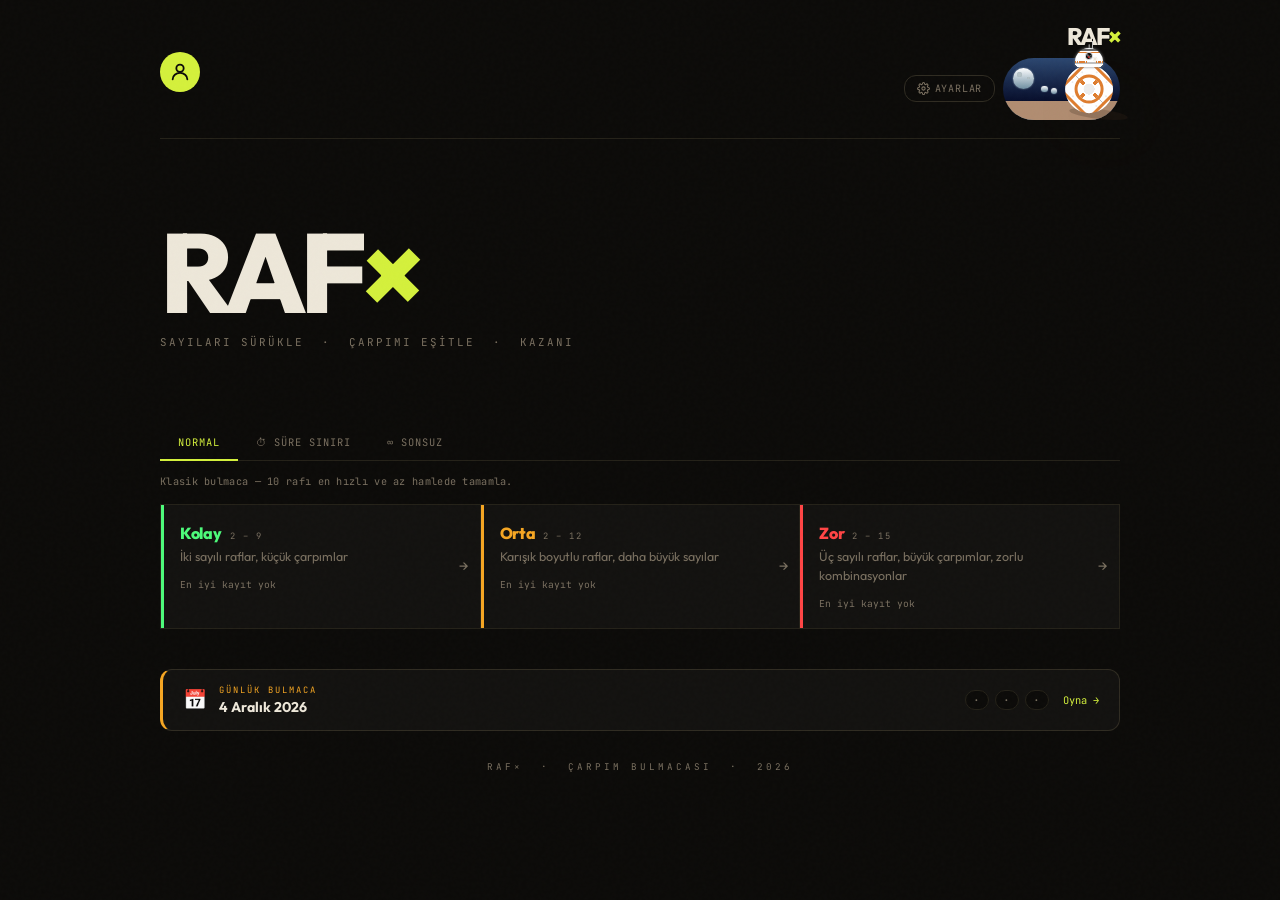
<file: index.html>
<!DOCTYPE html>
<html lang="tr" data-theme="dark">
<head>
<meta charset="UTF-8">
<meta name="viewport" content="width=device-width, initial-scale=1.0">
<title>RAF× — Çarpım Bulmacası</title>
<link rel="stylesheet" href="css/style.css">
<link rel="manifest" href="manifest.json">
<meta name="theme-color" content="#d4f03c">
<meta name="apple-mobile-web-app-capable" content="yes">
<meta name="apple-mobile-web-app-title" content="RAF×">
<link rel="apple-touch-icon" href="icons/icon.svg">
<script src="js/storage.js" defer></script>
<script src="js/stats.js" defer></script>
<script src="js/theme.js" defer></script>
</head>
<body>

<div class="landing">

  <!-- ── Navigasyon ── -->
  <nav class="site-nav">

    <!-- Sol: Profil İkonu -->
    <button class="nav-profile-icon-btn" id="nav-profile-icon-btn" title="Profil" onclick="openProfileModal()">
      <svg viewBox="0 0 24 24" fill="none" stroke="currentColor" stroke-width="2" stroke-linecap="round" stroke-linejoin="round" width="22" height="22">
        <circle cx="12" cy="8" r="4"/><path d="M4 20c0-4 3.6-7 8-7s8 3 8 7"/>
      </svg>
    </button>

    <!-- Sağ: Brand + Kontroller -->
    <div class="nav-right">
      <div class="nav-brand">RAF<span class="x">×</span></div>
      <div class="nav-controls">
        <a href="settings.html" class="nav-btn" title="Ayarlar">
          <svg viewBox="0 0 24 24" fill="none" stroke="currentColor" stroke-width="2" stroke-linecap="round" stroke-linejoin="round">
            <circle cx="12" cy="12" r="3"/><path d="M19.4 15a1.65 1.65 0 0 0 .33 1.82l.06.06a2 2 0 0 1-2.83 2.83l-.06-.06a1.65 1.65 0 0 0-1.82-.33 1.65 1.65 0 0 0-1 1.51V21a2 2 0 0 1-4 0v-.09A1.65 1.65 0 0 0 9 19.4a1.65 1.65 0 0 0-1.82.33l-.06.06a2 2 0 0 1-2.83-2.83l.06-.06A1.65 1.65 0 0 0 4.68 15a1.65 1.65 0 0 0-1.51-1H3a2 2 0 0 1 0-4h.09A1.65 1.65 0 0 0 4.6 9a1.65 1.65 0 0 0-.33-1.82l-.06-.06a2 2 0 0 1 2.83-2.83l.06.06A1.65 1.65 0 0 0 9 4.68a1.65 1.65 0 0 0 1-1.51V3a2 2 0 0 1 4 0v.09a1.65 1.65 0 0 0 1 1.51 1.65 1.65 0 0 0 1.82-.33l.06-.06a2 2 0 0 1 2.83 2.83l-.06.06A1.65 1.65 0 0 0 19.4 9a1.65 1.65 0 0 0 1.51 1H21a2 2 0 0 1 0 4h-.09a1.65 1.65 0 0 0-1.51 1z"/>
          </svg>
          Ayarlar
        </a>
        <label class="bb8-toggle">
          <input class="bb8-toggle__checkbox" type="checkbox" id="theme-toggle">
          <div class="bb8-toggle__container">
            <div class="bb8-toggle__scenery">
              <div class="bb8-toggle__cloud"></div><div class="bb8-toggle__cloud"></div><div class="bb8-toggle__cloud"></div>
              <div class="tatto-1"></div><div class="tatto-2"></div><div class="gomrassen"></div>
              <div class="hermes"></div><div class="chenini"></div>
              <div class="bb8-toggle__star"></div><div class="bb8-toggle__star"></div><div class="bb8-toggle__star"></div>
              <div class="bb8-toggle__star"></div><div class="bb8-toggle__star"></div><div class="bb8-toggle__star"></div>
              <div class="bb8-toggle__star"></div>
            </div>
            <div class="bb8">
              <div class="bb8__head-container">
                <div class="bb8__antenna"></div><div class="bb8__antenna"></div><div class="bb8__head"></div>
              </div>
              <div class="bb8__body"><div class="artificial__hidden"></div></div>
            </div>
            <div class="bb8__shadow"></div>
          </div>
        </label>
      </div>
    </div>

  </nav>

  <!-- ── Hero ── -->
  <section class="hero">
    <div class="hero-logo">RAF<span class="x">×</span></div>
    <p class="hero-tagline">Sayıları sürükle &nbsp;·&nbsp; Çarpımı eşitle &nbsp;·&nbsp; Kazanı</p>
    <div class="hero-badges" id="hero-badges"><!-- JS --></div>
  </section>

  <!-- ── Oyna: Mod + Zorluk ── -->
  <section class="play-section">

    <!-- Mod sekmeleri -->
    <div class="mode-tabs" role="tablist">
      <button class="mode-tab active" data-mode="normal" onclick="selectMode('normal')" role="tab">
        Normal
      </button>
      <button class="mode-tab" data-mode="timed" onclick="selectMode('timed')" role="tab">
        ⏱ Süre Sınırı
      </button>
      <button class="mode-tab" data-mode="endless" onclick="selectMode('endless')" role="tab">
        ∞ Sonsuz
      </button>
    </div>

    <p class="mode-hint" id="mode-hint">Klasik bulmaca — 10 rafı en hızlı ve az hamlede tamamla.</p>

    <!-- Zorluk kartları -->
    <div class="diff-cards">

      <a href="game.html?d=easy&m=normal" class="diff-card easy">
        <div class="diff-card-stripe"></div>
        <div class="diff-card-body">
          <div class="diff-card-top">
            <span class="diff-card-name">Kolay</span>
            <span class="diff-card-tag">2 – 9</span>
          </div>
          <p class="diff-card-desc">İki sayılı raflar, küçük çarpımlar</p>
          <div class="diff-card-record" id="rec-easy">En iyi kayıt yok</div>
        </div>
        <div class="diff-card-arrow">→</div>
      </a>

      <a href="game.html?d=medium&m=normal" class="diff-card medium">
        <div class="diff-card-stripe"></div>
        <div class="diff-card-body">
          <div class="diff-card-top">
            <span class="diff-card-name">Orta</span>
            <span class="diff-card-tag">2 – 12</span>
          </div>
          <p class="diff-card-desc">Karışık boyutlu raflar, daha büyük sayılar</p>
          <div class="diff-card-record" id="rec-medium">En iyi kayıt yok</div>
        </div>
        <div class="diff-card-arrow">→</div>
      </a>

      <a href="game.html?d=hard&m=normal" class="diff-card hard">
        <div class="diff-card-stripe"></div>
        <div class="diff-card-body">
          <div class="diff-card-top">
            <span class="diff-card-name">Zor</span>
            <span class="diff-card-tag">2 – 15</span>
          </div>
          <p class="diff-card-desc">Üç sayılı raflar, büyük çarpımlar, zorlu kombinasyonlar</p>
          <div class="diff-card-record" id="rec-hard">En iyi kayıt yok</div>
        </div>
        <div class="diff-card-arrow">→</div>
      </a>

    </div>
  </section>

  <!-- ── Günlük Bulmaca ── -->
  <div class="daily-row" id="daily-row" onclick="openDailyModal()">
    <div class="daily-row-left">
      <span class="daily-row-icon">📅</span>
      <div class="daily-row-meta">
        <span class="daily-row-label">Günlük Bulmaca</span>
        <span class="daily-row-date" id="daily-date"></span>
      </div>
    </div>
    <div class="daily-row-right">
      <div class="daily-row-dots" id="daily-row-dots"><!-- JS --></div>
      <span class="daily-row-cta">Oyna →</span>
    </div>
  </div>

  <!-- Günlük Bulmaca Modalı -->
  <div id="daily-modal" onclick="if(event.target===this)closeDailyModal()">
    <div class="daily-modal-card">
      <div class="daily-modal-header">
        <div class="daily-modal-title">📅 Günlük Bulmaca</div>
        <button class="daily-modal-close" onclick="closeDailyModal()">✕</button>
      </div>
      <div class="daily-modal-date" id="daily-modal-date"></div>
      <div class="daily-modal-diffs" id="daily-modal-diffs"><!-- JS --></div>
    </div>
  </div>

  <footer class="landing-footer">
    RAF× &nbsp;·&nbsp; Çarpım Bulmacası &nbsp;·&nbsp; 2026
  </footer>

</div><!-- /landing -->

<!-- ── Profil Modali (mobil) ── -->
<div id="profile-modal" onclick="if(event.target===this)closeProfileModal()">
  <div class="profile-modal-card">
    <div class="profile-modal-header">
      <div class="profile-modal-avatar">◈</div>
      <div class="profile-modal-title">Profil</div>
      <button class="profile-modal-stats-btn" onclick="closeProfileModal(); openStats()">İstatistikler →</button>
      <button class="profile-modal-close" onclick="closeProfileModal()">✕</button>
    </div>
    <div id="profile-modal-body"></div>
  </div>
</div>

<!-- ── İstatistik Modali ── -->
<div id="stats-modal" onclick="if(event.target===this)closeStats()">
  <div class="stats-card">
    <div class="stats-header">
      <div class="stats-title">İstatistikler</div>
      <button class="stats-close" onclick="closeStats()">✕</button>
    </div>
    <div id="stats-modal-body"></div>
  </div>
</div>

<script>
/* ════ MOD SEÇİMİ ════ */
let selectedMode = 'normal';

const MODE_HINTS = {
  normal:  'Klasik bulmaca — 10 rafı en hızlı ve az hamlede tamamla.',
  timed:   'Geri sayım başlar — süre dolmadan tüm rafları tamamla.',
  endless: 'Raflar tamamlandıkça yenisi gelir — ne kadar sürer?',
};

function selectMode(mode) {
  selectedMode = mode;
  document.querySelectorAll('.mode-tab').forEach(t =>
    t.classList.toggle('active', t.dataset.mode === mode)
  );
  const hint = document.getElementById('mode-hint');
  if (hint) hint.textContent = MODE_HINTS[mode];
  updateDiffLinks();
}

function updateDiffLinks() {
  ['easy', 'medium', 'hard'].forEach(d => {
    const card = document.querySelector(`.diff-card.${d}`);
    if (card) card.href = `game.html?d=${d}&m=${selectedMode}`;
  });
}

/* ════ GÜNLÜK BULMACA ════ */
const DAILY_DIFFS = [
  { key: 'easy',   label: 'Kolay' },
  { key: 'medium', label: 'Orta'  },
  { key: 'hard',   label: 'Zor'   },
];

function buildDailyRow() {
  const today = new Date();
  const dateStr = today.toLocaleDateString('tr-TR', { day: 'numeric', month: 'long', year: 'numeric' });
  const dateEl = document.getElementById('daily-date');
  if (dateEl) dateEl.textContent = dateStr;

  // Üç zorluk için tamamlanma noktaları
  const dots = document.getElementById('daily-row-dots');
  if (dots) {
    dots.innerHTML = DAILY_DIFFS.map(({ key }) => {
      const result = getDailyResult(key);
      const played = !!result;
      const stars  = played ? result.stars : 0;
      return `<span class="daily-dot ${key}${played ? ' played' : ''}" title="${{easy:'Kolay',medium:'Orta',hard:'Zor'}[key]}">${played ? '★'.repeat(stars) + '<span class="daily-dot-empty">' + '★'.repeat(3-stars) + '</span>' : '·'}</span>`;
    }).join('');
  }
}

function openDailyModal() {
  const today = new Date();
  const dateStr = today.toLocaleDateString('tr-TR', { day: 'numeric', month: 'long', year: 'numeric' });
  const dateEl = document.getElementById('daily-modal-date');
  if (dateEl) dateEl.textContent = dateStr;

  const container = document.getElementById('daily-modal-diffs');
  if (container) {
    container.innerHTML = DAILY_DIFFS.map(({ key, label }) => {
      const result = getDailyResult(key);
      const played = !!result;
      const stars  = played ? result.stars : 0;
      return `
        <a href="game.html?d=${key}&daily=1" class="daily-modal-diff${played ? ' played' : ''}">
          <div class="daily-modal-diff-left">
            <span class="daily-modal-diff-name ${key}">${label}</span>
            ${played ? `<span class="daily-modal-diff-meta">${formatTime(result.time)} · ${result.moves} hamle</span>` : '<span class="daily-modal-diff-meta">Oynanmadı</span>'}
          </div>
          <div class="daily-modal-diff-right">
            <span class="daily-modal-stars">${'★'.repeat(stars)}<span class="daily-modal-stars-empty">${'★'.repeat(3-stars)}</span></span>
            ${played ? '<span class="daily-modal-check">✓</span>' : '<span class="daily-modal-arrow">→</span>'}
          </div>
        </a>
      `;
    }).join('');
  }

  document.getElementById('daily-modal').classList.add('show');
}

function closeDailyModal() {
  document.getElementById('daily-modal').classList.remove('show');
}

/* ════ HERO BADGES ════ */
function buildHeroBadges() {
  const s   = getStats();
  const el  = document.getElementById('hero-badges');
  if (!el || s.totalGames === 0) return;
  const badges = [];
  if (s.totalWins > 0)    badges.push(`${s.totalWins} kazanılan oyun`);
  if (s.streak > 1)       badges.push(`🔥 ${s.streak} günlük seri`);
  if (s.totalWins >= 10)  badges.push(`🏅 Tecrübeli oyuncu`);
  el.innerHTML = badges.map(b => `<span class="hero-badge">${b}</span>`).join('');
}

/* ════ İSTATİSTİK MODALİ ════ */
function openStats() {
  buildStatsModal();
  document.getElementById('stats-modal').classList.add('show');
}
function closeStats() {
  document.getElementById('stats-modal').classList.remove('show');
}

function buildStatsModal() {
  const s    = getStats();
  const wins = s.totalWins;
  const pct  = s.totalGames > 0 ? Math.round((wins / s.totalGames) * 100) : 0;
  const avg  = wins > 0 ? formatTime(Math.round(s.totalTime / wins)) : '—';
  const avgM = wins > 0 ? Math.round(s.totalMoves / wins) : '—';
  const maxW = Math.max(s.byDiff.easy.wins, s.byDiff.medium.wins, s.byDiff.hard.wins, 1);
  const barPct = d => Math.round((s.byDiff[d].wins / maxW) * 100);

  document.getElementById('stats-modal-body').innerHTML = `
    <div class="stats-row">
      <div class="stats-box"><div class="stats-box-val">${s.totalGames}</div><div class="stats-box-label">Oyun</div></div>
      <div class="stats-box"><div class="stats-box-val">${wins}</div><div class="stats-box-label">Kazanılan</div></div>
      <div class="stats-box"><div class="stats-box-val">${pct}%</div><div class="stats-box-label">Oran</div></div>
    </div>
    <div class="stats-row">
      <div class="stats-box"><div class="stats-box-val">${avg}</div><div class="stats-box-label">Ort. Süre</div></div>
      <div class="stats-box"><div class="stats-box-val">${avgM}</div><div class="stats-box-label">Ort. Hamle</div></div>
      <div class="stats-box"><div class="stats-box-val">${s.endless.best || 0}</div><div class="stats-box-label">Sonsuz Rekoru</div></div>
    </div>
    <div class="stats-row">
      <div class="stats-box"><div class="stats-box-val">${s.streak}</div><div class="stats-box-label">Seri</div></div>
      <div class="stats-box"><div class="stats-box-val">${s.bestStreak}</div><div class="stats-box-label">En Uzun Seri</div></div>
      <div class="stats-box"><div class="stats-box-val">${s.dailyWins}</div><div class="stats-box-label">Günlük Kazan</div></div>
    </div>
    <div class="stats-sub">Zorluk Dağılımı</div>
    <div class="diff-bars">
      ${['easy','medium','hard'].map(d => `
        <div class="diff-bar-row" data-diff="${d}">
          <div class="diff-bar-label">${{easy:'Kolay',medium:'Orta',hard:'Zor'}[d]}</div>
          <div class="diff-bar-track"><div class="diff-bar-fill" style="width:${barPct(d)}%"></div></div>
          <div class="diff-bar-count">${s.byDiff[d].wins}</div>
        </div>
      `).join('')}
    </div>
  `;
}

/* ════ PROFİL MODALİ (mobil) ════ */
function openProfileModal() {
  buildProfileModal();
  document.getElementById('profile-modal').classList.add('show');
}
function closeProfileModal() {
  document.getElementById('profile-modal').classList.remove('show');
}

function buildProfileModal() {
  const s        = getStats();
  const unlocked = getUnlockedIds();
  const pct      = s.totalGames > 0 ? Math.round((s.totalWins / s.totalGames) * 100) : 0;
  const avg      = s.totalWins > 0 ? formatTime(Math.round(s.totalTime / s.totalWins)) : '—';
  const avgM     = s.totalWins > 0 ? Math.round(s.totalMoves / s.totalWins) : '—';
  const maxW     = Math.max(s.byDiff.easy.wins, s.byDiff.medium.wins, s.byDiff.hard.wins, 1);
  const barPct   = d => Math.round((s.byDiff[d].wins / maxW) * 100);

  document.getElementById('profile-modal-body').innerHTML = `
    <div class="pm-stats-grid">
      <div class="pm-stat"><span class="pm-stat-val">${s.totalGames}</span><span class="pm-stat-lbl">Oyun</span></div>
      <div class="pm-stat"><span class="pm-stat-val">${s.totalWins}</span><span class="pm-stat-lbl">Kazanılan</span></div>
      <div class="pm-stat"><span class="pm-stat-val">${pct}%</span><span class="pm-stat-lbl">Oran</span></div>
      <div class="pm-stat"><span class="pm-stat-val">${avg}</span><span class="pm-stat-lbl">Ort. Süre</span></div>
      <div class="pm-stat"><span class="pm-stat-val">${avgM}</span><span class="pm-stat-lbl">Ort. Hamle</span></div>
      <div class="pm-stat"><span class="pm-stat-val">${s.streak > 0 ? '🔥' + s.streak : '—'}</span><span class="pm-stat-lbl">Seri</span></div>
      <div class="pm-stat"><span class="pm-stat-val">${s.bestStreak}</span><span class="pm-stat-lbl">En Uzun Seri</span></div>
      <div class="pm-stat"><span class="pm-stat-val">${s.endless.best || 0}</span><span class="pm-stat-lbl">Sonsuz Rekoru</span></div>
      <div class="pm-stat"><span class="pm-stat-val">${s.dailyWins}</span><span class="pm-stat-lbl">Günlük Kazan</span></div>
    </div>
    <div class="pm-section-label">Zorluk Dağılımı</div>
    <div class="pm-diff-bars">
      ${['easy','medium','hard'].map(d => `
        <div class="pm-diff-bar-row" data-diff="${d}">
          <div class="pm-diff-bar-label">${{easy:'Kolay',medium:'Orta',hard:'Zor'}[d]}</div>
          <div class="pm-diff-bar-track"><div class="pm-diff-bar-fill" style="width:${barPct(d)}%"></div></div>
          <div class="pm-diff-bar-count">${s.byDiff[d].wins}</div>
        </div>
      `).join('')}
    </div>
    <div class="pm-section-label">Başarımlar <span class="pm-ach-count">${unlocked.size}/${ACHIEVEMENTS.length}</span></div>
    <div class="pm-ach-grid">
      ${ACHIEVEMENTS.map(a => {
        const on = unlocked.has(a.id);
        return `<div class="pm-ach-chip${on ? ' on' : ''}" title="${a.name}">
          <span class="pm-ach-icon">${a.icon}</span>
          <span class="pm-ach-name">${a.name}</span>
        </div>`;
      }).join('')}
    </div>
  `;
}

/* ════ BAŞLAT ════ */
window.addEventListener('DOMContentLoaded', () => {
  // Rekorları yükle
  ['easy', 'medium', 'hard'].forEach(d => {
    const rec = getRecord(d);
    const el  = document.getElementById('rec-' + d);
    if (!el) return;
    if (rec && rec.bestTime) {
      el.innerHTML = `<b>${formatTime(rec.bestTime)}</b> &nbsp;·&nbsp; <b>${rec.bestMoves}</b> hamle`;
      el.classList.add('has-record');
    }
  });

  updateDiffLinks();
  buildDailyRow();
  buildHeroBadges();
});
</script>

<script>
if ('serviceWorker' in navigator) {
  window.addEventListener('load', () => navigator.serviceWorker.register('/sw.js').catch(() => {}));
}
</script>

</body>
</html>
</file>
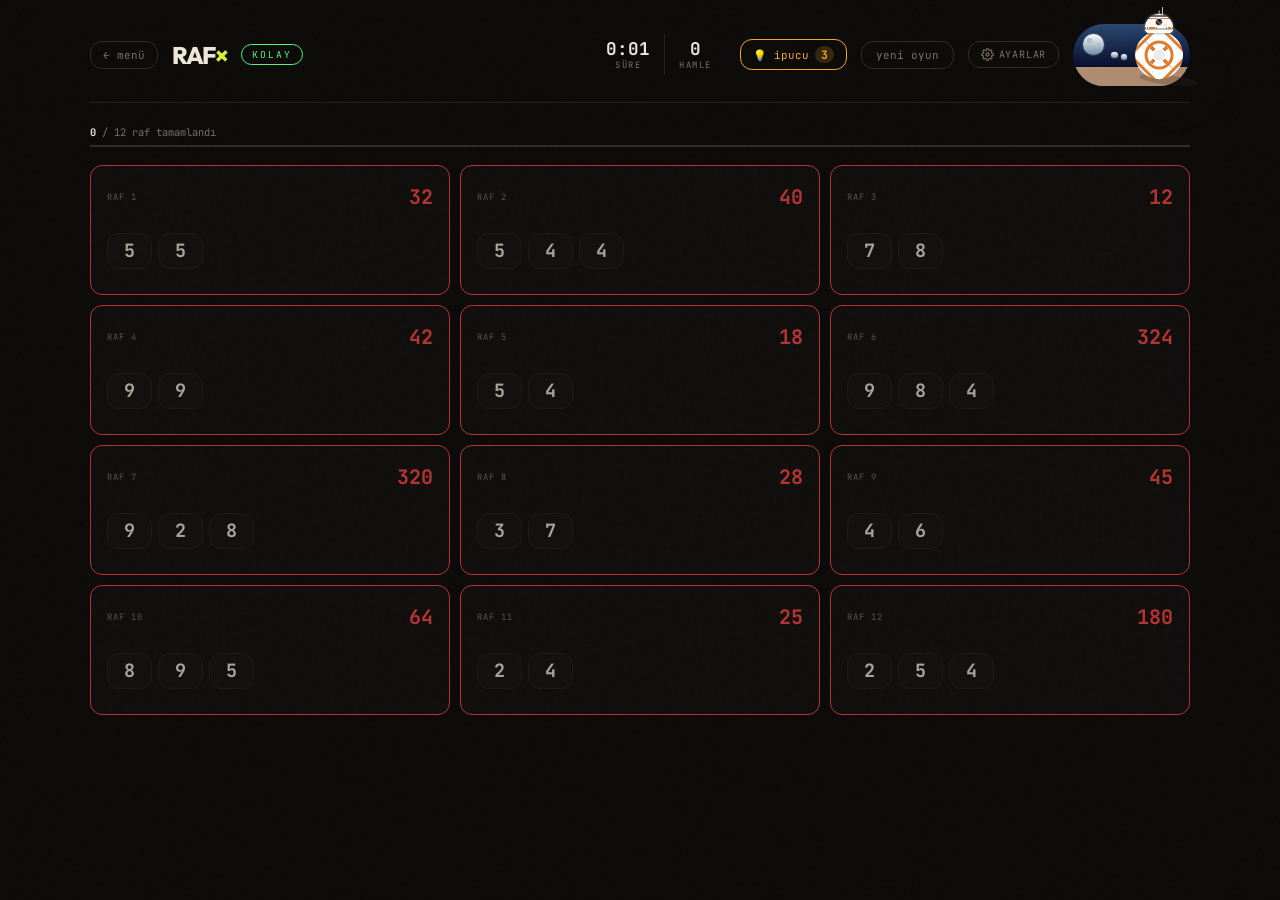
<file: game.html>
<!DOCTYPE html>
<html lang="tr" data-theme="dark">
<head>
<meta charset="UTF-8">
<meta name="viewport" content="width=device-width, initial-scale=1.0">
<title>RAF× — Oyna</title>
<link rel="stylesheet" href="css/style.css">
<link rel="manifest" href="manifest.json">
<meta name="theme-color" content="#d4f03c">
<meta name="apple-mobile-web-app-capable" content="yes">
<meta name="apple-mobile-web-app-title" content="RAF×">
<link rel="apple-touch-icon" href="icons/icon.svg">
</head>
<body>

<div class="game-page">

  <canvas id="confetti-canvas"></canvas>

  <!-- Header -->
  <header class="game-header">
    <a href="index.html" class="back-link" title="Zorluk değiştirmek için menüye dön">← menü</a>
    <div class="game-logo">RAF<span class="x">×</span></div>
    <span class="diff-badge" id="diff-badge"></span>
    <span class="mode-badge" id="mode-badge" style="display:none"></span>
    <div class="header-spacer"></div>
    <div class="stat-group">
      <div class="stat-item">
        <span class="stat-val" id="timer-val">0:00</span>
        <span class="stat-label">süre</span>
      </div>
      <div class="stat-item">
        <span class="stat-val" id="moves-val">0</span>
        <span class="stat-label">hamle</span>
      </div>
    </div>
    <button class="hint-btn" id="hint-btn" onclick="useHint()" title="İpucu kullan (her ipucu 1 yıldız kaybettirir)">💡 ipucu <span class="hint-count">3</span></button>
    <button class="new-btn" onclick="initGame()">yeni oyun</button>
    <a href="settings.html" class="board-btn" title="Ayarlar">
      <svg viewBox="0 0 24 24" fill="none" stroke="currentColor" stroke-width="2" stroke-linecap="round" stroke-linejoin="round">
        <circle cx="12" cy="12" r="3"/><path d="M19.4 15a1.65 1.65 0 0 0 .33 1.82l.06.06a2 2 0 0 1-2.83 2.83l-.06-.06a1.65 1.65 0 0 0-1.82-.33 1.65 1.65 0 0 0-1 1.51V21a2 2 0 0 1-4 0v-.09A1.65 1.65 0 0 0 9 19.4a1.65 1.65 0 0 0-1.82.33l-.06.06a2 2 0 0 1-2.83-2.83l.06-.06A1.65 1.65 0 0 0 4.68 15a1.65 1.65 0 0 0-1.51-1H3a2 2 0 0 1 0-4h.09A1.65 1.65 0 0 0 4.6 9a1.65 1.65 0 0 0-.33-1.82l-.06-.06a2 2 0 0 1 2.83-2.83l.06.06A1.65 1.65 0 0 0 9 4.68a1.65 1.65 0 0 0 1-1.51V3a2 2 0 0 1 4 0v.09a1.65 1.65 0 0 0 1 1.51 1.65 1.65 0 0 0 1.82-.33l.06-.06a2 2 0 0 1 2.83 2.83l-.06.06A1.65 1.65 0 0 0 19.4 9a1.65 1.65 0 0 0 1.51 1H21a2 2 0 0 1 0 4h-.09a1.65 1.65 0 0 0-1.51 1z"/>
      </svg>
      ayarlar
    </a>

    <!-- Tema Toggle -->
    <label class="bb8-toggle">
      <input class="bb8-toggle__checkbox" type="checkbox" id="theme-toggle">
      <div class="bb8-toggle__container">
        <div class="bb8-toggle__scenery">
          <div class="bb8-toggle__cloud"></div>
          <div class="bb8-toggle__cloud"></div>
          <div class="bb8-toggle__cloud"></div>
          <div class="tatto-1"></div>
          <div class="tatto-2"></div>
          <div class="gomrassen"></div>
          <div class="hermes"></div>
          <div class="chenini"></div>
          <div class="bb8-toggle__star"></div>
          <div class="bb8-toggle__star"></div>
          <div class="bb8-toggle__star"></div>
          <div class="bb8-toggle__star"></div>
          <div class="bb8-toggle__star"></div>
          <div class="bb8-toggle__star"></div>
          <div class="bb8-toggle__star"></div>
        </div>
        <div class="bb8">
          <div class="bb8__head-container">
            <div class="bb8__antenna"></div>
            <div class="bb8__antenna"></div>
            <div class="bb8__head"></div>
          </div>
          <div class="bb8__body">
            <div class="artificial__hidden"></div>
          </div>
        </div>
        <div class="bb8__shadow"></div>
      </div>
    </label>

  </header>

  <!-- İlerleme -->
  <div class="progress-wrap">
    <div class="progress-meta">
      <span class="progress-text"><strong id="correct-num">0</strong> / 10 raf tamamlandı</span>
    </div>
    <div class="progress-track">
      <div class="progress-bar" id="progress-bar" style="width:0%"></div>
    </div>
  </div>

  <!-- Oyun Alanı -->
  <div id="game-area"></div>

</div>

<!-- Win Screen -->
<div id="win-screen">
  <div class="win-card">
    <div class="win-title">Tamamlandı</div>
    <div class="win-stars" id="win-stars"></div>
    <div class="win-stats">
      <div class="win-stat">
        <div class="win-stat-val" id="win-time">—</div>
        <div class="win-stat-label">Süre</div>
      </div>
      <div class="win-stat">
        <div class="win-stat-val" id="win-moves">—</div>
        <div class="win-stat-label">Hamle</div>
      </div>
      <div class="win-stat">
        <div class="win-stat-val" id="win-diff">—</div>
        <div class="win-stat-label">Zorluk</div>
      </div>
    </div>
    <div class="win-record" id="win-record" style="display:none">🏆 Yeni Rekor</div>
    <div class="win-daily-badge" id="win-daily-badge" style="display:none">📅 Günlük Bulmaca</div>
    <div class="win-actions">
      <button class="btn btn-ghost btn-sm" id="share-btn" onclick="shareResult()">⎘ Paylaş</button>
      <button class="btn btn-ghost btn-sm" onclick="downloadCard()">↓ Kart</button>
      <button class="btn btn-primary" onclick="initGame()">Tekrar</button>
      <a class="btn btn-ghost btn-sm" href="index.html">Menü</a>
    </div>
  </div>
</div>

<!-- Süre Doldu Ekranı -->
<div id="fail-screen">
  <div class="fail-card">
    <div class="fail-icon">⏱</div>
    <div class="fail-title">Süre Doldu!</div>
    <div class="fail-sub">Bir dahaki sefere!</div>
    <div class="fail-stats">
      <div class="fail-stat">
        <div class="fail-stat-val" id="fail-correct">0</div>
        <div class="fail-stat-label">Raf</div>
      </div>
      <div class="fail-stat">
        <div class="fail-stat-val" id="fail-moves">0</div>
        <div class="fail-stat-label">Hamle</div>
      </div>
      <div class="fail-stat">
        <div class="fail-stat-val" id="fail-diff">—</div>
        <div class="fail-stat-label">Zorluk</div>
      </div>
    </div>
    <div class="fail-actions">
      <button class="btn btn-primary" onclick="initGame()">Tekrar</button>
      <a class="btn btn-ghost btn-sm" href="index.html">Menü</a>
    </div>
  </div>
</div>

<script src="js/audio.js"></script>
<script src="js/storage.js"></script>
<script src="js/stats.js"></script>
<script src="js/puzzle.js"></script>
<script src="js/drag.js"></script>
<script src="js/game.js"></script>
<script src="js/theme.js"></script>
<script>
if ('serviceWorker' in navigator) {
  window.addEventListener('load', () => navigator.serviceWorker.register('/sw.js').catch(() => {}));
}
</script>

</body>
</html>
</file>
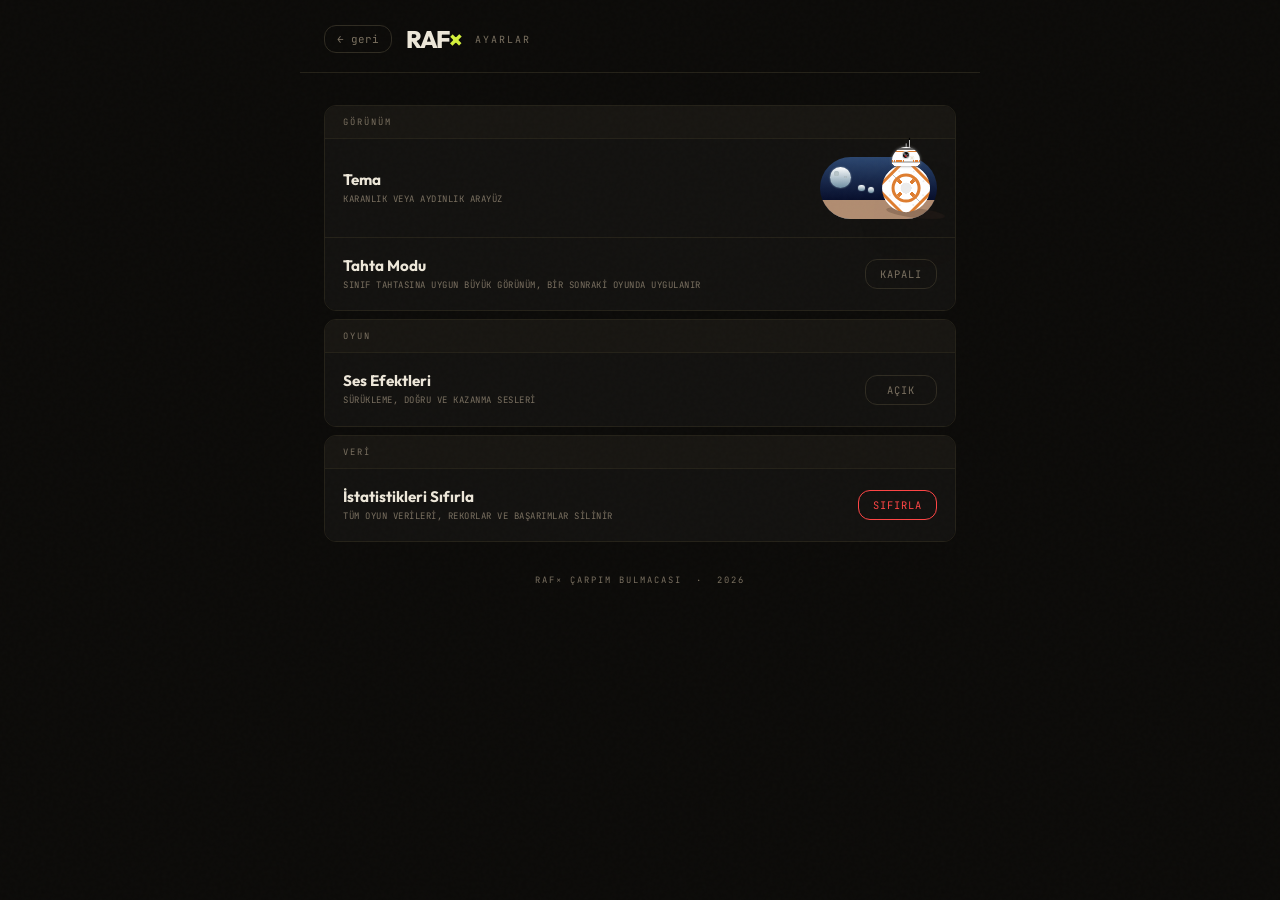
<file: settings.html>
<!DOCTYPE html>
<html lang="tr" data-theme="dark">
<head>
<meta charset="UTF-8">
<meta name="viewport" content="width=device-width, initial-scale=1.0">
<title>RAF× — Ayarlar</title>
<link rel="stylesheet" href="css/style.css">
<link rel="manifest" href="manifest.json">
<meta name="theme-color" content="#d4f03c">
</head>
<body>

<div class="settings-page">

  <header class="settings-header">
    <a href="javascript:history.back()" class="back-link">← geri</a>
    <div class="game-logo">RAF<span class="x">×</span></div>
    <span class="settings-page-title">Ayarlar</span>
    <div class="header-spacer"></div>
  </header>

  <div class="settings-body">

    <!-- GÖRÜNÜM -->
    <div class="settings-section">
      <div class="settings-section-label">Görünüm</div>

      <div class="settings-row">
        <div class="settings-row-info">
          <div class="settings-row-label">Tema</div>
          <div class="settings-row-desc">Karanlık veya aydınlık arayüz</div>
        </div>
        <label class="bb8-toggle">
          <input class="bb8-toggle__checkbox" type="checkbox" id="theme-toggle">
          <div class="bb8-toggle__container">
            <div class="bb8-toggle__scenery">
              <div class="bb8-toggle__cloud"></div><div class="bb8-toggle__cloud"></div><div class="bb8-toggle__cloud"></div>
              <div class="tatto-1"></div><div class="tatto-2"></div><div class="gomrassen"></div>
              <div class="hermes"></div><div class="chenini"></div>
              <div class="bb8-toggle__star"></div><div class="bb8-toggle__star"></div><div class="bb8-toggle__star"></div>
              <div class="bb8-toggle__star"></div><div class="bb8-toggle__star"></div><div class="bb8-toggle__star"></div>
              <div class="bb8-toggle__star"></div>
            </div>
            <div class="bb8">
              <div class="bb8__head-container">
                <div class="bb8__antenna"></div><div class="bb8__antenna"></div><div class="bb8__head"></div>
              </div>
              <div class="bb8__body"><div class="artificial__hidden"></div></div>
            </div>
            <div class="bb8__shadow"></div>
          </div>
        </label>
      </div>

      <div class="settings-row">
        <div class="settings-row-info">
          <div class="settings-row-label">Tahta Modu</div>
          <div class="settings-row-desc">Sınıf tahtasına uygun büyük görünüm, bir sonraki oyunda uygulanır</div>
        </div>
        <button class="settings-toggle-btn" id="board-toggle-btn" onclick="onBoardToggle()">Kapalı</button>
      </div>
    </div>

    <!-- OYUN -->
    <div class="settings-section">
      <div class="settings-section-label">Oyun</div>

      <div class="settings-row">
        <div class="settings-row-info">
          <div class="settings-row-label">Ses Efektleri</div>
          <div class="settings-row-desc">Sürükleme, doğru ve kazanma sesleri</div>
        </div>
        <button class="settings-toggle-btn" id="sound-toggle-btn" onclick="onSoundToggle()">Açık</button>
      </div>
    </div>

    <!-- VERİ -->
    <div class="settings-section">
      <div class="settings-section-label">Veri</div>

      <div class="settings-row">
        <div class="settings-row-info">
          <div class="settings-row-label">İstatistikleri Sıfırla</div>
          <div class="settings-row-desc">Tüm oyun verileri, rekorlar ve başarımlar silinir</div>
        </div>
        <button class="settings-danger-btn" id="reset-btn" onclick="onResetStats()">Sıfırla</button>
      </div>
    </div>

    <!-- PWA KURULUM -->
    <div class="settings-section" id="pwa-section" style="display:none">
      <div class="settings-section-label">Uygulama</div>

      <div class="settings-row">
        <div class="settings-row-info">
          <div class="settings-row-label">Uygulamayı Kur</div>
          <div class="settings-row-desc">Ana ekrana ekle, internet olmadan da oyna</div>
        </div>
        <button class="settings-install-btn" id="pwa-install-btn" onclick="installPWA()">Kur</button>
      </div>
    </div>

    <!-- HAKKINDA -->
    <div class="settings-about">
      RAF× Çarpım Bulmacası &nbsp;·&nbsp; 2026
    </div>

  </div>
</div>

<script src="js/storage.js"></script>
<script src="js/stats.js"></script>
<script src="js/audio.js"></script>
<script src="js/theme.js"></script>
<script>
let _deferredInstall = null;

window.addEventListener('beforeinstallprompt', e => {
  e.preventDefault();
  _deferredInstall = e;
  document.getElementById('pwa-section').style.display = '';
});

window.addEventListener('appinstalled', () => {
  _deferredInstall = null;
  document.getElementById('pwa-section').style.display = 'none';
});

function onBoardToggle() {
  toggleBoardMode();
  updateBoardBtn();
}

function updateBoardBtn() {
  const btn = document.getElementById('board-toggle-btn');
  if (!btn) return;
  const on = document.documentElement.dataset.mode === 'board';
  btn.textContent = on ? 'Açık' : 'Kapalı';
  btn.classList.toggle('active', on);
}

function onSoundToggle() {
  toggleMute();
  updateSoundBtn();
}

function updateSoundBtn() {
  const btn = document.getElementById('sound-toggle-btn');
  if (!btn) return;
  btn.textContent = isMuted() ? 'Kapalı' : 'Açık';
  btn.classList.toggle('muted', isMuted());
}

function onResetStats() {
  if (!confirm('Tüm istatistikler, rekorlar ve başarımlar silinecek. Devam et?')) return;
  ['rafx_stats', 'rafx_ach', 'rafx_v1'].forEach(k => localStorage.removeItem(k));
  const btn = document.getElementById('reset-btn');
  btn.textContent = '✓ Sıfırlandı';
  btn.disabled = true;
  setTimeout(() => { btn.textContent = 'Sıfırla'; btn.disabled = false; }, 2500);
}

function installPWA() {
  if (!_deferredInstall) return;
  _deferredInstall.prompt();
  _deferredInstall.userChoice.then(() => {
    _deferredInstall = null;
    document.getElementById('pwa-section').style.display = 'none';
  });
}

window.addEventListener('DOMContentLoaded', () => {
  updateBoardBtn();
  updateSoundBtn();
});
</script>

</body>
</html>
</file>
<file: css/style.css>
/* ═══════════════════════════════════════════════
   RAF× — style.css  |  Editorial Dark
   Fonts: Outfit 700/800 + JetBrains Mono 400/700
   Accent: Acid Lime #d4f03c  |  No glass, no purple
═══════════════════════════════════════════════ */

@import url('https://fonts.googleapis.com/css2?family=Outfit:wght@400;600;700;800&family=JetBrains+Mono:wght@400;500;700&display=swap');

/* ════════════════════════════════════════
   TEMA DEĞİŞKENLERİ
════════════════════════════════════════ */

:root {
  --bg:       #0c0b09;
  --panel:    #131210;
  --panel2:   #181612;
  --border:   #252219;
  --border2:  #302c22;
  --text:     #ede7d9;
  --muted:    #5c5648;
  --muted2:   #252219;
  --muted3:   #7a7060;

  --chip-bg:     #161412;
  --chip-border: #26231c;
  --chip-hover:  #1e1b15;

  --green:  #4dfa7a;
  --red:    #ff4545;
  --gold:   #f5a623;
  --accent: #d4f03c;
  --blue:   #d4f03c;

  --r-sm: 6px;
  --r:    12px;
  --r-lg: 18px;

  --mono: 'JetBrains Mono', monospace;
  --sans: 'Outfit', sans-serif;

  --shadow:    0 4px 20px rgba(0,0,0,.6);
  --shadow-lg: 0 10px 40px rgba(0,0,0,.75);
}

[data-theme="light"] {
  --bg:       #f2ede4;
  --panel:    #e9e3d9;
  --panel2:   #dfd8cc;
  --border:   #cfc8bc;
  --border2:  #bfb8ac;
  --text:     #1a1714;
  --muted:    #8a8478;
  --muted2:   #d0c9bc;
  --muted3:   #6a6460;

  --chip-bg:     #e9e3d9;
  --chip-border: #cfc8bc;
  --chip-hover:  #dfd8cc;

  --green:  #1a9640;
  --red:    #d42020;
  --gold:   #b87800;
  --accent: #5c8800;

  --shadow:    0 4px 16px rgba(0,0,0,.12);
  --shadow-lg: 0 8px 28px rgba(0,0,0,.18);
}

/* ── Reset ── */
*, *::before, *::after {
  box-sizing: border-box; margin: 0; padding: 0;
  -webkit-tap-highlight-color: transparent;
}
html { scroll-behavior: smooth; }

body {
  background: var(--bg);
  color: var(--text);
  font-family: var(--sans);
  min-height: 100vh;
  overflow-x: hidden;
  transition: background .3s, color .3s;
}

/* Grain — koyu temada */
body::before {
  content: '';
  position: fixed; inset: 0;
  background-image: url("data:image/svg+xml,%3Csvg viewBox='0 0 256 256' xmlns='http://www.w3.org/2000/svg'%3E%3Cfilter id='n'%3E%3CfeTurbulence type='fractalNoise' baseFrequency='0.9' numOctaves='4' stitchTiles='stitch'/%3E%3C/filter%3E%3Crect width='100%25' height='100%25' filter='url(%23n)' opacity='0.035'/%3E%3C/svg%3E");
  pointer-events: none; z-index: 9999;
  opacity: 0; transition: opacity .3s;
}
[data-theme="dark"] body::before { opacity: 0.45; }

a { color: inherit; text-decoration: none; }

/* ── Butonlar ── */
.btn {
  display: inline-flex; align-items: center; justify-content: center; gap: 6px;
  padding: 11px 24px;
  border: 1px solid var(--border2);
  border-radius: var(--r);
  font-family: var(--sans); font-weight: 700; font-size: 0.95rem;
  cursor: pointer;
  transition: background .18s, color .18s, border-color .18s;
  text-decoration: none; white-space: nowrap;
  min-height: 44px;
  letter-spacing: 0.3px;
}
.btn-primary {
  background: var(--accent); color: #0c0b09;
  border-color: var(--accent);
}
.btn-primary:hover { opacity: .85; }

.btn-ghost {
  background: transparent;
  border-color: var(--border2); color: var(--muted3);
}
.btn-ghost:hover { border-color: var(--text); color: var(--text); }

.btn-sm { padding: 7px 14px; font-size: 0.8rem; min-height: 36px; }

/* ════════════════════════════════════════
   LANDING PAGE
════════════════════════════════════════ */

.landing {
  min-height: 100vh;
  display: flex; flex-direction: column; align-items: center;
  padding: 0 24px 80px;
  gap: 40px;
}

/* ── Nav ── */
.site-nav {
  width: 100%; max-width: 960px;
  display: flex; align-items: center; justify-content: space-between;
  gap: 20px;
  padding: 24px 0 0;
  border-bottom: 1px solid var(--border);
  padding-bottom: 18px;
}

/* ── Sol profil ikon butonu ── */
.nav-profile-icon-btn {
  display: flex; align-items: center; justify-content: center;
  width: 40px; height: 40px; padding: 0;
  border-radius: 50%;
  background: var(--accent);
  border: none;
  color: #0c0b09;
  cursor: pointer;
  flex-shrink: 0;
  transition: opacity .15s;
}
.nav-profile-icon-btn:hover { opacity: .82; }

/* Eski profil kartı — kullanılmıyor ama class bozulmasın */
.nav-profile { display: none; }
.np-header, .np-avatar, .np-meta, .np-title, .np-detail-btn,
.np-stats, .np-stat-row, .np-stat-sep, .np-stat-val, .np-stat-lbl,
.np-ach-wrap, .np-ach-label, .np-ach-grid, .np-ach-chip,
#np-ach-count { display: none; }

/* ── Profil Modali ── */
#profile-modal {
  display: none;
  position: fixed; inset: 0; z-index: 900;
  background: rgba(10,9,7,.7);
  align-items: flex-end; justify-content: center;
}
#profile-modal.show { display: flex; }

.profile-modal-card {
  background: var(--panel);
  border-top: 2px solid var(--accent);
  border-left: 1px solid var(--border2);
  border-right: 1px solid var(--border2);
  border-radius: 0;
  width: 100%; max-width: 540px;
  max-height: 88vh;
  overflow-y: auto;
  padding: 24px 24px 48px;
  display: flex; flex-direction: column; gap: 20px;
  animation: slideUp .22s ease;
}
@keyframes slideUp {
  from { transform: translateY(32px); opacity: 0; }
  to   { transform: translateY(0);    opacity: 1; }
}

.profile-modal-header {
  display: flex; align-items: center; gap: 14px;
  border-bottom: 1px solid var(--border);
  padding-bottom: 16px;
}
.profile-modal-avatar {
  width: 40px; height: 40px;
  background: var(--accent);
  border-radius: 50%;
  display: flex; align-items: center; justify-content: center;
  font-size: 1.1rem; color: #0c0b09; flex-shrink: 0;
}
.profile-modal-title {
  font-family: var(--sans); font-weight: 800; font-size: 1.1rem;
  color: var(--text); flex: 1; letter-spacing: -0.3px;
}
.profile-modal-stats-btn {
  background: none; border: 1px solid var(--accent);
  color: var(--accent); cursor: pointer;
  font-family: var(--mono); font-size: 0.58rem;
  padding: 4px 10px; border-radius: var(--r);
  letter-spacing: 0.5px;
  transition: background .15s, color .15s;
}
.profile-modal-stats-btn:hover { background: var(--accent); color: #0c0b09; }

.profile-modal-close {
  background: none; border: 1px solid var(--border2);
  font-size: 0.85rem; color: var(--muted3);
  cursor: pointer; padding: 4px 9px;
  border-radius: var(--r);
  transition: color .15s, border-color .15s;
  font-family: var(--mono);
}
.profile-modal-close:hover { color: var(--text); border-color: var(--muted3); }

/* İstatistik grid */
.pm-stats-grid {
  display: grid; grid-template-columns: repeat(3, 1fr);
  border: 1px solid var(--border);
}
.pm-stat {
  padding: 14px 10px;
  display: flex; flex-direction: column; align-items: center; gap: 4px;
  border-right: 1px solid var(--border);
  border-bottom: 1px solid var(--border);
}
.pm-stat:nth-child(3n) { border-right: none; }
.pm-stat:nth-child(n+7) { border-bottom: none; }
.pm-stat-val {
  font-family: var(--mono); font-weight: 700;
  font-size: 1.1rem; color: var(--text);
}
.pm-stat-lbl {
  font-family: var(--mono); font-size: 0.5rem;
  color: var(--muted3); text-transform: uppercase; letter-spacing: 1px;
  text-align: center;
}

.pm-section-label {
  font-family: var(--mono); font-size: 0.58rem;
  color: var(--muted3); text-transform: uppercase; letter-spacing: 2px;
  display: flex; align-items: center; gap: 10px;
  padding-bottom: 10px;
  border-bottom: 1px solid var(--border);
}
.pm-ach-count { color: var(--accent); }

/* Zorluk barları */
.pm-diff-bars { display: flex; flex-direction: column; gap: 10px; }
.pm-diff-bar-row { display: flex; align-items: center; gap: 10px; }
.pm-diff-bar-label {
  font-family: var(--mono); font-size: 0.62rem;
  color: var(--muted3); width: 38px; flex-shrink: 0;
  text-transform: uppercase;
}
.pm-diff-bar-track {
  flex: 1; height: 4px;
  background: var(--border2); overflow: hidden;
}
.pm-diff-bar-fill {
  height: 100%; background: var(--accent);
  transition: width .5s ease;
}
[data-diff="easy"]   .pm-diff-bar-fill { background: var(--green); }
[data-diff="medium"] .pm-diff-bar-fill { background: var(--gold); }
[data-diff="hard"]   .pm-diff-bar-fill { background: var(--red); }
.pm-diff-bar-count {
  font-family: var(--mono); font-size: 0.62rem;
  color: var(--text); width: 20px; text-align: right; flex-shrink: 0;
}

/* Başarım grid */
.pm-ach-grid {
  display: grid; grid-template-columns: repeat(5, 1fr);
  border: 1px solid var(--border);
}
.pm-ach-chip {
  padding: 12px 6px;
  display: flex; flex-direction: column; align-items: center; gap: 5px;
  border-right: 1px solid var(--border);
  border-bottom: 1px solid var(--border);
  filter: grayscale(1); opacity: .3;
  transition: filter .2s, opacity .2s;
}
.pm-ach-chip:nth-child(5n) { border-right: none; }
.pm-ach-chip.on { filter: none; opacity: 1; }
.pm-ach-icon { font-size: 1.2rem; }
.pm-ach-name {
  font-family: var(--mono); font-size: 0.44rem;
  color: var(--muted3); text-align: center; line-height: 1.3;
  text-transform: uppercase; letter-spacing: 0.5px;
}
.pm-ach-chip.on .pm-ach-name { color: var(--accent); }

/* ── Nav Sağ ── */
.nav-right {
  display: flex; flex-direction: column; align-items: flex-end; gap: 10px;
}

.nav-brand {
  font-family: var(--sans); font-weight: 800;
  font-size: 1.5rem; letter-spacing: -2px;
  color: var(--text); line-height: 1;
}
.nav-brand .x { color: var(--accent); }

.nav-controls {
  display: flex; align-items: center; gap: 8px;
}

.nav-btn {
  display: flex; align-items: center; gap: 5px;
  padding: 6px 12px;
  border: 1px solid var(--border2);
  border-radius: var(--r);
  background: transparent;
  color: var(--muted3);
  font-family: var(--mono); font-size: 0.63rem;
  text-transform: uppercase; letter-spacing: 0.8px;
  cursor: pointer;
  transition: border-color .15s, color .15s;
  white-space: nowrap;
}
.nav-btn:hover { border-color: var(--accent); color: var(--accent); }
.nav-btn svg   { width: 13px; height: 13px; flex-shrink: 0; }

/* ── Hero ── */
.hero {
  width: 100%; max-width: 960px;
  padding: 40px 0 0;
  display: flex; flex-direction: column; align-items: flex-start; gap: 10px;
}

.hero-logo {
  font-size: clamp(4rem, 11vw, 7rem);
  font-weight: 800; letter-spacing: -6px; line-height: 0.95;
  animation: logoIn .6s cubic-bezier(.34,1.56,.64,1) both;
}
.hero-logo .x { color: var(--accent); }

@keyframes logoIn {
  from { transform: scale(.6); opacity: 0; }
  to   { transform: scale(1);  opacity: 1; }
}

.hero-tagline {
  font-family: var(--mono); font-size: 0.68rem;
  color: var(--muted3); letter-spacing: 2px;
  text-transform: uppercase;
}

.hero-badges {
  display: flex; gap: 6px; flex-wrap: wrap;
  min-height: 22px;
  margin-top: 4px;
}
.hero-badge {
  font-family: var(--mono); font-size: 0.58rem;
  color: var(--accent); text-transform: uppercase; letter-spacing: 1px;
  border: 1px solid var(--accent);
  border-radius: var(--r); padding: 2px 9px;
}

/* ── Bölüm etiketi ── */
.section-label {
  font-family: var(--mono); font-size: 0.58rem;
  color: var(--muted3); text-transform: uppercase; letter-spacing: 2.5px;
  display: flex; align-items: center; gap: 10px;
  margin-bottom: 14px;
}
.section-label::after {
  content: ''; flex: 1; height: 1px; background: var(--border);
}

.section-title {
  font-family: var(--mono); font-size: 0.58rem;
  color: var(--muted3); text-transform: uppercase; letter-spacing: 2.5px;
  margin-bottom: 14px; padding-bottom: 10px;
  border-bottom: 1px solid var(--border);
}

/* ════════════════════════════════════════
   OYNA — MOD + ZORLUK
════════════════════════════════════════ */

.play-section {
  width: 100%; max-width: 960px;
}

/* Mod sekmeleri */
.mode-tabs {
  display: flex;
  border-bottom: 1px solid var(--border);
  gap: 0;
  margin-bottom: 14px;
}

.mode-tab {
  padding: 10px 18px;
  border: none; border-bottom: 2px solid transparent;
  background: transparent;
  color: var(--muted3);
  font-family: var(--mono); font-size: 0.65rem;
  text-transform: uppercase; letter-spacing: 1px;
  cursor: pointer;
  transition: color .15s, border-color .15s;
  margin-bottom: -1px;
  white-space: nowrap;
}
.mode-tab:hover  { color: var(--text); }
.mode-tab.active { color: var(--accent); border-bottom-color: var(--accent); }

.mode-hint {
  font-family: var(--mono); font-size: 0.64rem;
  color: var(--muted3); letter-spacing: 0.3px;
  margin-bottom: 16px;
  min-height: 1.2em;
  transition: opacity .2s;
}

/* Zorluk kartları */
.diff-cards {
  display: grid; grid-template-columns: repeat(3, 1fr); gap: 1px;
  border: 1px solid var(--border);
  background: var(--border);
}

.diff-card {
  background: var(--panel);
  overflow: hidden;
  cursor: pointer;
  display: flex; align-items: stretch;
  transition: background .15s;
  text-decoration: none; color: inherit;
}
.diff-card:hover { background: var(--panel2); }

.diff-card-stripe {
  width: 3px; flex-shrink: 0;
}
.easy   .diff-card-stripe { background: var(--green); }
.medium .diff-card-stripe { background: var(--gold); }
.hard   .diff-card-stripe { background: var(--red); }

.diff-card-body {
  flex: 1; padding: 18px 16px;
  display: flex; flex-direction: column; gap: 5px;
}

.diff-card-top {
  display: flex; align-items: baseline; gap: 8px;
}

.diff-card-name {
  font-weight: 800; font-size: 1rem; letter-spacing: -0.3px;
}
.easy   .diff-card-name { color: var(--green); }
.medium .diff-card-name { color: var(--gold); }
.hard   .diff-card-name { color: var(--red); }

.diff-card-tag {
  font-family: var(--mono); font-size: 0.55rem;
  color: var(--muted3); text-transform: uppercase; letter-spacing: 1.5px;
}

.diff-card-desc {
  font-size: 0.78rem; color: var(--muted3);
  line-height: 1.5;
}

.diff-card-record {
  margin-top: 6px;
  font-family: var(--mono); font-size: 0.6rem; color: var(--muted3);
}
.diff-card-record.has-record { color: var(--gold); }
.diff-card-record b { color: var(--gold); }

.diff-card-arrow {
  display: flex; align-items: center; justify-content: center;
  width: 32px; flex-shrink: 0;
  color: var(--muted3);
  font-size: 0.9rem;
  transition: color .15s;
}
.diff-card:hover .diff-card-arrow { color: var(--accent); }

/* ════════════════════════════════════════
   GÜNLÜK BULMACA — SATIR + MODAL
════════════════════════════════════════ */

.daily-section { width: 100%; max-width: 960px; }
.daily-cards {
  display: grid; grid-template-columns: repeat(3, 1fr); gap: 1px;
  border: 1px solid var(--border); background: var(--border);
}
.daily-card {
  background: var(--panel);
  border: none;
  padding: 16px 18px;
  display: flex; flex-direction: column; gap: 5px;
  text-decoration: none; color: inherit;
  transition: background .15s;
}
.daily-card:hover   { background: var(--panel2); }
.daily-card.played  { border-left: 3px solid var(--green); }
.daily-card-top     { display: flex; align-items: center; justify-content: space-between; }
.daily-card-diff    { font-weight: 700; font-size: 0.9rem; }
.daily-card-diff.easy   { color: var(--green); }
.daily-card-diff.medium { color: var(--gold); }
.daily-card-diff.hard   { color: var(--red); }
.daily-card-check   { font-size: 0.75rem; color: var(--green); font-family: var(--mono); }
.daily-card-stars   { font-size: 0.95rem; color: var(--gold); letter-spacing: 2px; }
.daily-stars-empty  { color: var(--muted2); }
.daily-card-meta {
  font-family: var(--mono); font-size: 0.58rem;
  color: var(--muted3); text-transform: uppercase; letter-spacing: 1px;
}

/* Tek satır günlük */
.daily-row {
  width: 100%; max-width: 960px;
  background: var(--panel);
  border: 1px solid var(--border2);
  border-left: 3px solid var(--gold);
  border-radius: var(--r);
  padding: 14px 20px;
  display: flex; align-items: center; justify-content: space-between; gap: 16px;
  cursor: pointer;
  transition: background .15s, border-color .15s;
}
.daily-row:hover { background: var(--panel2); }

.daily-row-left { display: flex; align-items: center; gap: 12px; }
.daily-row-icon { font-size: 1.2rem; line-height: 1; }
.daily-row-meta { display: flex; flex-direction: column; gap: 2px; }
.daily-row-label {
  font-family: var(--mono); font-size: 0.55rem;
  color: var(--gold); text-transform: uppercase; letter-spacing: 2px;
}
.daily-row-date {
  font-family: var(--sans); font-weight: 700; font-size: 0.88rem; color: var(--text);
}
.daily-row-right { display: flex; align-items: center; gap: 14px; }
.daily-row-dots  { display: flex; align-items: center; gap: 6px; }
.daily-dot {
  font-family: var(--mono); font-size: 0.7rem;
  color: var(--muted3); letter-spacing: 1px;
  padding: 2px 7px;
  border: 1px solid var(--border);
  border-radius: var(--r);
  background: var(--bg);
  white-space: nowrap;
}
.daily-dot.played          { border-color: var(--border2); }
.daily-dot.easy.played     { color: var(--green); border-color: var(--green); }
.daily-dot.medium.played   { color: var(--gold); border-color: var(--gold); }
.daily-dot.hard.played     { color: var(--red); border-color: var(--red); }
.daily-dot-empty           { color: var(--muted2); }
.daily-row-cta {
  font-family: var(--mono); font-size: 0.65rem;
  color: var(--accent); white-space: nowrap;
}

/* Günlük Modal */
#daily-modal {
  display: none;
  position: fixed; inset: 0;
  background: rgba(8,7,5,.72);
  z-index: 200;
  align-items: center; justify-content: center;
}
#daily-modal.show { display: flex; }

.daily-modal-card {
  background: var(--panel);
  border: 1px solid var(--border2);
  border-top: 2px solid var(--gold);
  border-radius: var(--r);
  padding: 24px;
  width: 100%; max-width: 380px;
  display: flex; flex-direction: column; gap: 14px;
  box-shadow: var(--shadow-lg);
}
.daily-modal-header {
  display: flex; align-items: center; justify-content: space-between;
}
.daily-modal-title {
  font-family: var(--sans); font-weight: 800; font-size: 1rem; color: var(--text);
  letter-spacing: -0.2px;
}
.daily-modal-close {
  background: none; border: 1px solid var(--border2);
  cursor: pointer; color: var(--muted3);
  font-size: 0.8rem; padding: 3px 8px;
  border-radius: var(--r); transition: color .15s;
  font-family: var(--mono);
}
.daily-modal-close:hover { color: var(--text); }
.daily-modal-date {
  font-family: var(--mono); font-size: 0.58rem;
  color: var(--muted3); text-transform: uppercase; letter-spacing: 1.5px;
  margin-top: -6px;
}
.daily-modal-diffs { display: flex; flex-direction: column; gap: 1px; background: var(--border); border: 1px solid var(--border); }
.daily-modal-diff {
  display: flex; align-items: center; justify-content: space-between;
  background: var(--bg);
  padding: 13px 16px;
  text-decoration: none; color: inherit;
  transition: background .15s;
}
.daily-modal-diff:hover  { background: var(--panel); }
.daily-modal-diff.played { border-left: 3px solid var(--green); }

.daily-modal-diff-left  { display: flex; flex-direction: column; gap: 3px; }
.daily-modal-diff-name  { font-family: var(--sans); font-weight: 700; font-size: 0.9rem; }
.daily-modal-diff-name.easy   { color: var(--green); }
.daily-modal-diff-name.medium { color: var(--gold); }
.daily-modal-diff-name.hard   { color: var(--red); }
.daily-modal-diff-meta {
  font-family: var(--mono); font-size: 0.55rem;
  color: var(--muted3); text-transform: uppercase; letter-spacing: 1px;
}
.daily-modal-diff-right { display: flex; align-items: center; gap: 8px; }
.daily-modal-stars      { font-size: 0.85rem; color: var(--gold); letter-spacing: 1px; }
.daily-modal-stars-empty { color: var(--muted2); }
.daily-modal-check { color: var(--green); font-family: var(--mono); font-size: 0.75rem; }
.daily-modal-arrow { color: var(--muted3); font-family: var(--mono); font-size: 0.75rem; }

/* ════════════════════════════════════════
   ALT GRID
════════════════════════════════════════ */

.bottom-grid {
  width: 100%; max-width: 960px;
  display: grid; grid-template-columns: 280px 1fr; gap: 16px;
  align-items: start;
}

.stats-mini {
  background: var(--panel);
  border: 1px solid var(--border);
  border-top: 2px solid var(--accent);
  padding: 18px 20px;
  display: flex; flex-direction: column; gap: 10px;
}
.stats-mini-nums { display: flex; flex-direction: column; }
.stats-mini-row {
  display: flex; align-items: baseline; justify-content: space-between;
  padding: 8px 0;
  border-bottom: 1px solid var(--border);
}
.stats-mini-row:last-child { border-bottom: none; }
.stats-mini-val {
  font-family: var(--mono); font-weight: 700;
  font-size: 1.05rem; color: var(--text);
}
.stats-mini-lbl {
  font-family: var(--mono); font-size: 0.56rem;
  color: var(--muted3); text-transform: uppercase; letter-spacing: 1px;
}
.stats-more-btn {
  background: none; border: 1px solid var(--border2);
  border-radius: var(--r);
  font-family: var(--mono); font-size: 0.6rem;
  color: var(--muted3); padding: 7px 14px;
  cursor: pointer; transition: border-color .15s, color .15s;
  text-align: center; letter-spacing: 0.5px;
}
.stats-more-btn:hover { border-color: var(--accent); color: var(--accent); }

.ach-mini {
  background: var(--panel);
  border: 1px solid var(--border);
  border-top: 2px solid var(--border2);
  padding: 18px 20px;
}
.ach-count { color: var(--accent); font-size: 0.55rem; margin-left: 4px; }

/* ── Nasıl Oynanır ── */
.how-section { width: 100%; max-width: 960px; }
.how-steps {
  display: grid; grid-template-columns: repeat(4, 1fr);
  gap: 1px; background: var(--border); border: 1px solid var(--border);
}
.how-step {
  background: var(--panel);
  padding: 18px 16px;
  display: flex; flex-direction: column; gap: 10px;
}
.step-n {
  font-family: var(--mono); font-size: 0.6rem; color: var(--accent);
  letter-spacing: 1px;
}
.step-text { font-size: 0.82rem; color: var(--muted3); line-height: 1.65; }
.step-text b { color: var(--text); }

/* ── Footer ── */
.landing-footer {
  font-family: var(--mono); font-size: 0.58rem;
  color: var(--muted3); letter-spacing: 3px; text-align: center;
  text-transform: uppercase;
  margin-top: -10px;
}

/* ════════════════════════════════════════
   GAME PAGE
════════════════════════════════════════ */

.game-page {
  min-height: 100vh;
  display: flex; flex-direction: column; align-items: center;
  padding: 24px 24px 60px;
}

/* ── Header ── */
.game-header {
  width: 100%; max-width: 1100px;
  display: flex; align-items: center; gap: 14px;
  margin-bottom: 22px;
  padding-bottom: 16px;
  border-bottom: 1px solid var(--border);
}

.back-link {
  font-family: var(--mono); font-size: 0.68rem; color: var(--muted3);
  border: 1px solid var(--border2); border-radius: var(--r);
  padding: 6px 12px; text-decoration: none;
  transition: color .15s, border-color .15s;
}
.back-link:hover { color: var(--text); border-color: var(--muted3); }

.game-logo { font-size: 1.5rem; font-weight: 800; letter-spacing: -1.5px; }
.game-logo .x { color: var(--accent); }

.diff-badge {
  font-family: var(--mono); font-size: 0.6rem;
  text-transform: uppercase; letter-spacing: 2px;
  padding: 3px 10px; border-radius: var(--r);
  border: 1px solid var(--border); color: var(--muted3);
  pointer-events: none;
}
.diff-badge[data-diff="easy"]   { color: var(--green); border-color: var(--green); }
.diff-badge[data-diff="medium"] { color: var(--gold);  border-color: var(--gold); }
.diff-badge[data-diff="hard"]   { color: var(--red);   border-color: var(--red); }

.header-spacer { flex: 1; }

.stat-group { display: flex; align-items: center; }
.stat-item {
  display: flex; flex-direction: column; align-items: center;
  padding: 4px 14px; border-right: 1px solid var(--border);
}
.stat-item:last-child { border-right: none; }
.stat-val {
  font-family: var(--mono); font-size: 1.1rem; font-weight: 700; color: var(--text);
  line-height: 1.2;
}
.stat-label {
  font-family: var(--mono); font-size: 0.55rem; color: var(--muted3);
  text-transform: uppercase; letter-spacing: 1.5px;
}

.new-btn {
  background: transparent; border: 1px solid var(--border2); color: var(--muted3);
  border-radius: var(--r); padding: 6px 14px;
  font-family: var(--mono); font-size: 0.68rem;
  cursor: pointer; transition: color .15s, border-color .15s;
}
.new-btn:hover { color: var(--text); border-color: var(--muted3); }

/* İpucu butonu */
.hint-btn {
  display: inline-flex; align-items: center; gap: 6px;
  background: transparent; border: 1px solid var(--gold); color: var(--gold);
  border-radius: var(--r); padding: 6px 12px;
  font-family: var(--mono); font-size: 0.68rem;
  cursor: pointer; transition: background .15s, opacity .15s;
  text-transform: lowercase;
}
.hint-btn:hover:not(:disabled) { background: rgba(245,166,35,.12); }
.hint-btn:disabled { cursor: not-allowed; opacity: .35; border-color: var(--border2); color: var(--muted3); }
.hint-btn .hint-count {
  font-weight: 700; font-size: 0.72rem;
  padding: 1px 6px; border-radius: 10px;
  background: rgba(245,166,35,.18);
}
.hint-btn.depleted .hint-count { background: transparent; }

/* Vurgulama animasyonu */
@keyframes hintPulse {
  0%, 100% { box-shadow: 0 0 0 0 rgba(245,166,35,0); }
  50%      { box-shadow: 0 0 0 8px rgba(245,166,35,0.35); }
}
.num-chip.hint-glow {
  animation: hintPulse 0.7s ease-in-out 3;
  border-color: var(--gold) !important;
  background: rgba(245,166,35,0.15) !important;
  color: var(--gold) !important;
}
.shelf.hint-glow-shelf {
  animation: hintPulse 0.7s ease-in-out 3;
  border-color: var(--gold) !important;
  border-left-width: 3px;
}

/* ── İlerleme ── */
.progress-wrap {
  width: 100%; max-width: 1100px; margin-bottom: 18px;
}
.progress-meta {
  display: flex; justify-content: space-between; align-items: baseline;
  margin-bottom: 6px;
}
.progress-text {
  font-family: var(--mono); font-size: 0.65rem; color: var(--muted3);
}
.progress-text strong { color: var(--text); font-weight: 700; }
.progress-track {
  height: 2px; background: var(--border2); overflow: hidden;
}
.progress-bar {
  height: 100%; background: var(--accent);
  transition: width .4s ease;
}

/* ── Oyun Alanı ── */
#game-area {
  width: 100%; max-width: 1100px;
  display: grid;
  grid-template-columns: repeat(3, 1fr);
  gap: 10px;
}

/* ── Raf ── */
.shelf {
  background: var(--panel); border: 1px solid var(--border);
  border-radius: var(--r); padding: 18px 16px 14px;
  transition: border-color .2s, background .2s;
  min-height: 130px;
  display: flex; flex-direction: column; gap: 12px;
}
.shelf.correct   { border-color: var(--green); border-left-width: 3px; }
.shelf.wrong     { border-color: var(--red); opacity: .7; }
.shelf.drag-over { border-color: var(--accent); }
.shelf.locked .num-chip { cursor: default; pointer-events: none; }

.shelf-top { display: flex; justify-content: space-between; align-items: center; }
.shelf-num {
  font-family: var(--mono); font-size: 0.55rem; color: var(--muted3);
  text-transform: uppercase; letter-spacing: 1px;
}
.shelf-target {
  font-family: var(--mono); font-size: 1.25rem; font-weight: 700; color: var(--text);
}
.shelf.correct .shelf-target { color: var(--green); }
.shelf.wrong   .shelf-target { color: var(--red); }

.numbers-row {
  display: flex; flex-wrap: wrap; gap: 6px;
  flex: 1; align-items: center; min-height: 36px;
}
.empty-hint {
  font-family: var(--mono); font-size: 0.58rem;
  color: var(--muted2); letter-spacing: 3px;
}

/* ── Chip ── */
.num-chip {
  background: var(--chip-bg); border: 1px solid var(--chip-border);
  border-radius: var(--r); padding: 8px 16px;
  font-family: var(--mono); font-size: 1.15rem; font-weight: 700; color: var(--text);
  cursor: grab; user-select: none; touch-action: none;
  transition: border-color .12s, opacity .12s, background .12s;
  line-height: 1;
}
.num-chip:hover   { background: var(--chip-hover); border-color: var(--accent); }
.num-chip.dragging { opacity: 0; transition: none; }
.num-chip.ghost {
  position: fixed; pointer-events: none; z-index: 1000;
  opacity: .95; transform: scale(1.1) rotate(1deg);
  border-color: var(--accent);
  box-shadow: var(--shadow-lg); cursor: grabbing;
}

/* ════════════════════════════════════════
   WIN SCREEN
════════════════════════════════════════ */

#confetti-canvas {
  position: fixed; inset: 0; pointer-events: none; z-index: 498;
}

#win-screen {
  display: none; position: fixed; inset: 0;
  background: rgba(8,7,5,.85); z-index: 500;
  align-items: center; justify-content: center;
}
#win-screen.show { display: flex; }

.win-card {
  background: var(--panel);
  border: 1px solid var(--border2);
  border-top: 3px solid var(--accent);
  border-radius: var(--r);
  padding: 36px 40px;
  text-align: center; max-width: 380px; width: 92%;
  display: flex; flex-direction: column; align-items: center; gap: 18px;
  animation: winIn .3s ease; box-shadow: var(--shadow-lg);
}
@keyframes winIn {
  from { transform: translateY(20px); opacity: 0; }
  to   { transform: translateY(0);    opacity: 1; }
}

.win-title {
  font-size: 1.7rem; font-weight: 800; letter-spacing: -1px; color: var(--text);
}

.win-stats {
  display: grid; grid-template-columns: 1fr 1fr 1fr;
  gap: 1px; background: var(--border); width: 100%;
  border: 1px solid var(--border);
}
.win-stat {
  background: var(--bg);
  padding: 12px 6px;
  display: flex; flex-direction: column; align-items: center; gap: 3px;
}
.win-stat-val {
  font-family: var(--mono); font-size: 1.1rem; font-weight: 700; color: var(--accent);
}
.win-stat-label {
  font-family: var(--mono); font-size: 0.55rem; color: var(--muted3);
  text-transform: uppercase; letter-spacing: 1px;
}

.win-stars { display: flex; gap: 4px; font-size: 1.5rem; color: var(--gold); }

.win-record {
  font-family: var(--mono); font-size: 0.54rem; color: var(--accent);
  border: 1px solid var(--accent);
  border-radius: var(--r); padding: 4px 14px;
  letter-spacing: 1px; text-transform: uppercase;
}

.win-actions { display: flex; gap: 6px; width: 100%; }
.win-actions .btn { flex: 1; }

/* ════════════════════════════════════════
   BB8 TOGGLE
════════════════════════════════════════ */

.bb8-toggle {
  --toggle-size: 11px;
  --toggle-width: 10.625em;
  --toggle-height: 5.625em;
  --toggle-offset: calc((var(--toggle-height) - var(--bb8-diameter)) / 2);
  --toggle-bg: linear-gradient(#2c4770, #070e2b 35%, #628cac 50% 70%, #a6c5d4) no-repeat;
  --bb8-diameter: 4.375em;
  --radius: 99em;
  --transition: 0.4s;
  --accent: #de7d2f;
  --bb8-bg: #fff;
}

.bb8-toggle, .bb8-toggle *, .bb8-toggle *::before, .bb8-toggle *::after {
  box-sizing: border-box;
}

.bb8-toggle { cursor: pointer; font-size: var(--toggle-size); flex-shrink: 0; }
.bb8-toggle__checkbox { appearance: none; display: none; }

.bb8-toggle__container {
  width: var(--toggle-width); height: var(--toggle-height);
  background: var(--toggle-bg); background-size: 100% 11.25em;
  background-position-y: -5.625em; border-radius: var(--radius);
  position: relative; transition: var(--transition);
}

.bb8 {
  display: flex; flex-direction: column; align-items: center;
  position: absolute;
  top: calc(var(--toggle-offset) - 1.688em + 0.188em);
  left: var(--toggle-offset);
  transition: var(--transition); z-index: 2;
}

.bb8__head-container {
  position: relative; transition: var(--transition); z-index: 2;
  transform-origin: 1.25em 3.75em;
}

.bb8__head {
  overflow: hidden; margin-bottom: -0.188em; width: 2.5em; height: 1.688em;
  background:
    linear-gradient(transparent .063em, dimgray .063em .313em, transparent .313em .375em, var(--accent) .375em .5em, transparent .5em 1.313em, silver 1.313em 1.438em, transparent 1.438em),
    linear-gradient(45deg, transparent .188em, var(--bb8-bg) .188em 1.25em, transparent 1.25em),
    linear-gradient(-45deg, transparent .188em, var(--bb8-bg) .188em 1.25em, transparent 1.25em),
    linear-gradient(var(--bb8-bg) 1.25em, transparent 1.25em);
  border-radius: var(--radius) var(--radius) 0 0;
  position: relative; z-index: 1;
  filter: drop-shadow(0 .063em .125em gray);
}

.bb8__head::before {
  content: "";
  position: absolute; width: .563em; height: .563em;
  background:
    radial-gradient(.125em circle at .25em .375em, red, transparent),
    radial-gradient(.063em circle at .375em .188em, var(--bb8-bg) 50%, transparent 100%),
    linear-gradient(45deg, #000 .188em, dimgray .313em .375em, #000 .5em);
  border-radius: var(--radius); top: .413em; left: 50%;
  transform: translate(-50%);
  box-shadow: 0 0 0 .089em lightgray, .563em .281em 0 -.148em, .563em .281em 0 -.1em var(--bb8-bg), .563em .281em 0 -.063em;
  z-index: 1; transition: var(--transition);
}

.bb8__head::after {
  content: ""; position: absolute; bottom: .375em; left: 0;
  width: 100%; height: .188em;
  background: linear-gradient(to right, var(--accent) .125em, transparent .125em .188em, var(--accent) .188em .313em, transparent .313em .375em, var(--accent) .375em .938em, transparent .938em 1em, var(--accent) 1em 1.125em, transparent 1.125em 1.875em, var(--accent) 1.875em 2em, transparent 2em 2.063em, var(--accent) 2.063em 2.25em, transparent 2.25em 2.313em, var(--accent) 2.313em 2.375em, transparent 2.375em 2.438em, var(--accent) 2.438em);
  transition: var(--transition);
}

.bb8__antenna {
  position: absolute; transform: translateY(-90%);
  width: .059em; border-radius: var(--radius) var(--radius) 0 0; transition: var(--transition);
}
.bb8__antenna:nth-child(1) { height: .938em; right: .938em; background: linear-gradient(#000 .188em, silver .188em); }
.bb8__antenna:nth-child(2) { height: .375em; left: 50%; transform: translate(-50%, -90%); background: silver; }

.bb8__body {
  width: 4.375em; height: 4.375em;
  border-radius: var(--radius); position: relative; overflow: hidden;
  transition: var(--transition); z-index: 1; transform: rotate(45deg);
  background:
    linear-gradient(-90deg, var(--bb8-bg) 4%, var(--accent) 4% 10%, transparent 10% 90%, var(--accent) 90% 96%, var(--bb8-bg) 96%),
    linear-gradient(var(--bb8-bg) 4%, var(--accent) 4% 10%, transparent 10% 90%, var(--accent) 90% 96%, var(--bb8-bg) 96%),
    linear-gradient(to right, transparent 2.156em, silver 2.156em 2.219em, transparent 2.188em),
    linear-gradient(transparent 2.156em, silver 2.156em 2.219em, transparent 2.188em);
  background-color: var(--bb8-bg);
}

.bb8__body::after {
  content: ""; bottom: 1.5em; left: .563em; position: absolute;
  width: .188em; height: .188em; background: rgb(236,236,236); color: rgb(236,236,236);
  border-radius: 50%;
  box-shadow: .875em .938em, 0 -1.25em, .875em -2.125em, 2.125em -2.125em, 3.063em -1.25em, 3.063em 0, 2.125em .938em;
}

.bb8__body::before {
  content: ""; width: 2.625em; height: 2.625em; position: absolute;
  border-radius: 50%; z-index: .1; overflow: hidden;
  top: 50%; left: 50%; transform: translate(-50%, -50%);
  border: .313em solid var(--accent);
  background:
    radial-gradient(1em circle at center, rgb(236,236,236) 50%, transparent 51%),
    radial-gradient(1.25em circle at center, var(--bb8-bg) 50%, transparent 51%),
    linear-gradient(-90deg, transparent 42%, var(--accent) 42% 58%, transparent 58%),
    linear-gradient(var(--bb8-bg) 42%, var(--accent) 42% 58%, var(--bb8-bg) 58%);
}

.artificial__hidden {
  position: absolute; border-radius: inherit; inset: 0;
  pointer-events: none; overflow: hidden;
}

.bb8__shadow {
  width: var(--bb8-diameter); height: 20%; border-radius: 50%;
  background: #3a271c; box-shadow: .313em 0 3.125em #3a271c; opacity: .25;
  position: absolute; bottom: 0; left: calc(var(--toggle-offset) - .938em);
  transition: var(--transition); transform: skew(-70deg); z-index: 1;
}

.bb8-toggle__scenery {
  width: 100%; height: 100%; pointer-events: none; overflow: hidden;
  position: relative; border-radius: inherit;
}
.bb8-toggle__scenery::before {
  content: ""; position: absolute; width: 100%; height: 30%;
  bottom: 0; background: #b18d71; z-index: 1;
}

.bb8-toggle__cloud { z-index: 1; position: absolute; border-radius: 50%; }
.bb8-toggle__cloud:nth-last-child(1) { width: .875em; height: .625em; filter: blur(.125em) drop-shadow(.313em .313em #ffffffae) drop-shadow(-.625em 0 #fff) drop-shadow(-.938em -.125em #fff); right: 1.875em; top: 2.813em; background: linear-gradient(to top right, #ffffffae, #ffffffae); transition: var(--transition); }
.bb8-toggle__cloud:nth-last-child(2) { top: .625em; right: 4.375em; width: .875em; height: .375em; background: #dfdedeae; filter: blur(.125em) drop-shadow(-.313em -.188em #e0dfdfae) drop-shadow(-.625em -.188em #bbbbbbae) drop-shadow(-1em .063em #cfcfcfae); transition: .6s; }
.bb8-toggle__cloud:nth-last-child(3) { top: 1.25em; right: .938em; width: .875em; height: .375em; background: #ffffffae; filter: blur(.125em) drop-shadow(.438em .188em #ffffffae) drop-shadow(-.625em .313em #ffffffae); transition: .8s; }

.gomrassen, .hermes, .chenini {
  position: absolute; border-radius: var(--radius);
  background: linear-gradient(#fff, #6e8ea2); top: 100%;
}
.gomrassen { left: .938em; width: 1.875em; height: 1.875em; box-shadow: 0 0 .188em #ffffff52, 0 0 .188em #6e8ea24b; transition: var(--transition); }
.gomrassen::before, .gomrassen::after { content: ""; position: absolute; border-radius: inherit; box-shadow: inset 0 0 .063em rgb(140,162,169); background: rgb(184,196,200); }
.gomrassen::before { left: .313em; top: .313em; width: .438em; height: .438em; }
.gomrassen::after  { width: .25em; height: .25em; left: 1.25em; top: .75em; }
.hermes  { left: 3.438em; width: .625em; height: .625em; box-shadow: 0 0 .125em #ffffff52, 0 0 .125em #6e8ea24b; transition: .6s; }
.chenini { left: 4.375em; width: .5em; height: .5em; box-shadow: 0 0 .125em #ffffff52, 0 0 .125em #6e8ea24b; transition: .8s; }

.tatto-1, .tatto-2 { position: absolute; width: 1.25em; height: 1.25em; border-radius: var(--radius); }
.tatto-1 { background: #fefefe; right: 3.125em; top: .625em; box-shadow: 0 0 .438em #fdf4e1; transition: var(--transition); }
.tatto-2 { background: linear-gradient(#e6ac5c, #d75449); right: 1.25em; top: 2.188em; box-shadow: 0 0 .438em #e6ad5c3d, 0 0 .438em #d755494f; transition: .7s; }

.bb8-toggle__star {
  position: absolute; width: .063em; height: .063em;
  background: #fff; border-radius: var(--radius);
  filter: drop-shadow(0 0 .063em #fff); color: #fff; top: 100%;
}
.bb8-toggle__star:nth-child(1) { left: 3.75em; box-shadow: 1.25em .938em, -1.25em 2.5em, 0 1.25em, 1.875em .625em, -3.125em 1.875em, 1.25em 2.813em; transition: .2s; }
.bb8-toggle__star:nth-child(2) { left: 4.688em; box-shadow: .625em 0, 0 .625em, -.625em -.625em, .625em .938em, -3.125em 1.25em, 1.25em -1.563em; transition: .3s; }
.bb8-toggle__star:nth-child(3) { left: 5.313em; box-shadow: -.625em -.625em, -2.188em 1.25em, -2.188em 0, -3.75em -.625em, -3.125em -.625em, -2.5em -.313em, .75em -.625em; transition: var(--transition); }
.bb8-toggle__star:nth-child(4) { left: 1.875em; width: .125em; height: .125em; transition: .5s; }
.bb8-toggle__star:nth-child(5) { left: 5em; width: .125em; height: .125em; transition: .6s; }
.bb8-toggle__star:nth-child(6) { left: 2.5em; width: .125em; height: .125em; transition: .7s; }
.bb8-toggle__star:nth-child(7) { left: 3.438em; width: .125em; height: .125em; transition: .8s; }

.bb8-toggle__checkbox:checked + .bb8-toggle__container .bb8-toggle__star:nth-child(1) { top: .625em; }
.bb8-toggle__checkbox:checked + .bb8-toggle__container .bb8-toggle__star:nth-child(2) { top: 1.875em; }
.bb8-toggle__checkbox:checked + .bb8-toggle__container .bb8-toggle__star:nth-child(3) { top: 1.25em; }
.bb8-toggle__checkbox:checked + .bb8-toggle__container .bb8-toggle__star:nth-child(4) { top: 3.438em; }
.bb8-toggle__checkbox:checked + .bb8-toggle__container .bb8-toggle__star:nth-child(5) { top: 3.438em; }
.bb8-toggle__checkbox:checked + .bb8-toggle__container .bb8-toggle__star:nth-child(6) { top: .313em; }
.bb8-toggle__checkbox:checked + .bb8-toggle__container .bb8-toggle__star:nth-child(7) { top: 1.875em; }
.bb8-toggle__checkbox:checked + .bb8-toggle__container .bb8-toggle__cloud { right: -100%; }
.bb8-toggle__checkbox:checked + .bb8-toggle__container .gomrassen { top: .938em; }
.bb8-toggle__checkbox:checked + .bb8-toggle__container .hermes    { top: 2.5em; }
.bb8-toggle__checkbox:checked + .bb8-toggle__container .chenini   { top: 2.75em; }
.bb8-toggle__checkbox:checked + .bb8-toggle__container { background-position-y: 0; }
.bb8-toggle__checkbox:checked + .bb8-toggle__container .tatto-1   { top: 100%; }
.bb8-toggle__checkbox:checked + .bb8-toggle__container .tatto-2   { top: 100%; }
.bb8-toggle__checkbox:checked + .bb8-toggle__container .bb8 { left: calc(100% - var(--bb8-diameter) - var(--toggle-offset)); }
.bb8-toggle__checkbox:checked + .bb8-toggle__container .bb8__shadow { left: calc(100% - var(--bb8-diameter) - var(--toggle-offset) + .938em); transform: skew(70deg); }
.bb8-toggle__checkbox:checked + .bb8-toggle__container .bb8__body  { transform: rotate(225deg); }

.bb8-toggle__checkbox:hover + .bb8-toggle__container .bb8__head::before { left: 100%; }
.bb8-toggle__checkbox:not(:checked):hover + .bb8-toggle__container .bb8__antenna:nth-child(1) { right: 1.5em; }
.bb8-toggle__checkbox:hover + .bb8-toggle__container .bb8__antenna:nth-child(2) { left: .938em; }
.bb8-toggle__checkbox:hover + .bb8-toggle__container .bb8__head::after { background-position: 1.375em 0; }
.bb8-toggle__checkbox:checked:hover + .bb8-toggle__container .bb8__head::before { left: 0; }
.bb8-toggle__checkbox:checked:hover + .bb8-toggle__container .bb8__antenna:nth-child(2) { left: calc(100% - .938em); }
.bb8-toggle__checkbox:checked:hover + .bb8-toggle__container .bb8__head::after { background-position: -1.375em 0; }
.bb8-toggle__checkbox:active + .bb8-toggle__container .bb8__head-container { transform: rotate(25deg); }
.bb8-toggle__checkbox:checked:active + .bb8-toggle__container .bb8__head-container { transform: rotate(-25deg); }

/* ════════════════════════════════════════
   İSTATİSTİK MODALİ
════════════════════════════════════════ */

#stats-modal {
  display: none;
  position: fixed; inset: 0;
  background: rgba(8,7,5,.82);
  z-index: 600;
  align-items: center; justify-content: center;
}
#stats-modal.show { display: flex; }

.stats-card {
  background: var(--panel);
  border: 1px solid var(--border2);
  border-top: 2px solid var(--accent);
  border-radius: var(--r);
  padding: 28px 30px;
  max-width: 460px; width: 95%;
  max-height: 88vh;
  overflow-y: auto;
  display: flex; flex-direction: column; gap: 18px;
  animation: winIn .28s ease;
  box-shadow: var(--shadow-lg);
}

.stats-header {
  display: flex; align-items: center; justify-content: space-between;
  border-bottom: 1px solid var(--border);
  padding-bottom: 14px;
}
.stats-title {
  font-family: var(--sans); font-size: 1.1rem; font-weight: 800;
  letter-spacing: -0.3px; color: var(--text);
}
.stats-close {
  background: none; border: 1px solid var(--border2);
  color: var(--muted3); cursor: pointer;
  font-size: 0.85rem; padding: 3px 9px;
  border-radius: var(--r); font-family: var(--mono);
  transition: color .15s;
}
.stats-close:hover { color: var(--text); }

.stats-row {
  display: grid; grid-template-columns: repeat(3, 1fr);
  gap: 1px; background: var(--border); border: 1px solid var(--border);
}
.stats-box {
  background: var(--bg);
  padding: 14px 8px;
  text-align: center;
  display: flex; flex-direction: column; gap: 4px;
}
.stats-box-val {
  font-family: var(--mono); font-size: 1.2rem; font-weight: 700; color: var(--text);
}
.stats-box-label {
  font-family: var(--mono); font-size: 0.52rem;
  color: var(--muted3); text-transform: uppercase; letter-spacing: 1px;
}
.stats-sub {
  font-family: var(--mono); font-size: 0.58rem;
  color: var(--muted3); text-transform: uppercase; letter-spacing: 1.5px;
}

.diff-bars { display: flex; flex-direction: column; gap: 8px; }
.diff-bar-row {
  display: grid; grid-template-columns: 50px 1fr 32px;
  align-items: center; gap: 8px;
}
.diff-bar-label {
  font-family: var(--mono); font-size: 0.6rem;
  color: var(--muted3); text-transform: uppercase;
}
.diff-bar-track {
  height: 4px; background: var(--border2); overflow: hidden;
}
.diff-bar-fill {
  height: 100%; background: var(--accent);
  transition: width .6s cubic-bezier(.2,.8,.4,1);
}
.diff-bar-row[data-diff="easy"]   .diff-bar-fill { background: var(--green); }
.diff-bar-row[data-diff="medium"] .diff-bar-fill { background: var(--gold); }
.diff-bar-row[data-diff="hard"]   .diff-bar-fill { background: var(--red); }
.diff-bar-count {
  font-family: var(--mono); font-size: 0.6rem;
  color: var(--muted3); text-align: right;
}

/* ════════════════════════════════════════
   RESPONSIVE
════════════════════════════════════════ */

@media (max-width: 860px) {
  .game-header { gap: 10px; }
  .bottom-grid { grid-template-columns: 1fr; }
}

@media (max-width: 768px) {
  .landing { gap: 28px; }
  .hero { padding: 28px 0 0; align-items: flex-start; }
  .hero-logo { font-size: clamp(3.2rem, 16vw, 5rem); }

  .mode-tab { font-size: 0.6rem; padding: 8px 10px; }

  .diff-cards { grid-template-columns: 1fr; }
  .diff-card-desc { display: none; }

  .daily-cards { grid-template-columns: 1fr; }

  .bottom-grid { grid-template-columns: 1fr; }
  .how-steps { grid-template-columns: repeat(2, 1fr); }

  .game-page   { padding: 12px 12px 48px; }
  .game-header { flex-wrap: wrap; gap: 8px; padding-bottom: 12px; margin-bottom: 14px; }
  .header-spacer { display: none; }
  .game-logo   { font-size: 1.3rem; }
  .back-link   { font-size: 0.62rem; padding: 5px 10px; }
  .diff-badge  { font-size: 0.55rem; }
  .new-btn     { font-size: 0.62rem; padding: 5px 12px; }
  .board-btn   { font-size: 0.58rem; padding: 5px 10px; }
  .stat-val    { font-size: 0.95rem; }
  .stat-item   { padding: 3px 10px; }
  .progress-wrap { margin-bottom: 12px; }
  .progress-text { font-size: 0.62rem; }
  #game-area { grid-template-columns: repeat(2, 1fr); gap: 6px; }
  .shelf { min-height: 110px; padding: 12px 10px 10px; gap: 8px; }
  .shelf-target { font-size: 1rem; }
  .num-chip { padding: 9px 15px; font-size: 1.05rem; }

  .win-card { padding: 26px 22px; gap: 14px; }
  .win-title { font-size: 1.4rem; }
  .win-stars { font-size: 1.6rem; }
  .win-actions { gap: 6px; }
  .btn { font-size: 0.8rem; padding: 9px 18px; }

  .bb8-toggle { font-size: 8px; }

  .pm-ach-grid { grid-template-columns: repeat(4, 1fr); }
  .pm-ach-chip:nth-child(5n) { border-right: 1px solid var(--border); }
  .pm-ach-chip:nth-child(4n) { border-right: none; }
}

@media (max-width: 480px) {
  body { font-size: 14px; }
  .landing { padding: 0 14px 60px; }
  .hero-logo { font-size: clamp(2.6rem, 16vw, 4rem); }
  .section-title { font-size: 0.7rem; }

  .game-page { padding: 10px 8px 40px; }
  .game-header { gap: 6px; padding-bottom: 10px; }
  .game-logo { font-size: 1.15rem; }
  .back-link { padding: 4px 8px; }
  .stat-val  { font-size: 0.88rem; }
  .stat-item { padding: 2px 8px; }
  .new-btn   { padding: 5px 10px; }

  #game-area { grid-template-columns: repeat(2, 1fr); gap: 6px; }
  .shelf { min-height: 96px; padding: 10px 8px 8px; gap: 6px; }
  .shelf-num    { font-size: 0.5rem; }
  .shelf-target { font-size: 0.9rem; }
  .num-chip { padding: 7px 12px; font-size: 0.95rem; }
  .numbers-row  { gap: 4px; min-height: 30px; }

  .win-card { padding: 22px 16px; gap: 12px; }
  .win-title { font-size: 1.2rem; }
  .win-stars { font-size: 1.4rem; }
  .win-actions { flex-direction: column; gap: 6px; }
  .btn { width: 100%; justify-content: center; }
}

@media (max-width: 360px) {
  #game-area { grid-template-columns: repeat(2, 1fr); gap: 5px; }
  .shelf { min-height: 72px; }
  .shelf-target { font-size: 0.82rem; }
  .num-chip { padding: 6px 10px; font-size: 0.78rem; }
}

/* ════════════════════════════════════════
   TAHTA MODU
════════════════════════════════════════ */

.board-btn {
  display: flex; align-items: center; gap: 5px;
  padding: 6px 12px;
  border: 1px solid var(--border2); border-radius: var(--r);
  background: transparent; color: var(--muted3);
  font-family: var(--mono); font-size: 0.63rem;
  text-transform: uppercase; letter-spacing: 0.8px;
  cursor: pointer; transition: border-color .15s, color .15s; white-space: nowrap;
}
.board-btn:hover  { border-color: var(--accent); color: var(--accent); }
.board-btn.active { border-color: var(--accent); color: var(--accent); }
.board-btn svg    { width: 13px; height: 13px; }

[data-mode="board"] .board-btn { font-size: 0.9rem; padding: 10px 18px; }

[data-mode="board"] .nav-brand     { font-size: 1.8rem; }
[data-mode="board"] .hero-logo     { font-size: clamp(5rem, 12vw, 9rem); }
[data-mode="board"] .hero-tagline  { font-size: 1rem; }
[data-mode="board"] .mode-tab      { font-size: 1rem; padding: 13px 20px; }
[data-mode="board"] .diff-card-name { font-size: 1.5rem; }
[data-mode="board"] .diff-card-body { padding: 28px 22px; }
[data-mode="board"] .diff-card-desc { font-size: 1rem; }
[data-mode="board"] .daily-section { padding: 28px 30px; }
[data-mode="board"] .section-label { font-size: 0.85rem; }

[data-mode="board"] .game-page    { --board-scale: 1; }
[data-mode="board"] #game-area    { grid-template-columns: repeat(5, 1fr); max-width: 98vw; gap: 16px; padding: 0 16px 24px; }
[data-mode="board"] .game-header  { padding: 14px 24px; gap: 18px; }
[data-mode="board"] .game-logo    { font-size: 2rem; }
[data-mode="board"] .diff-badge   { font-size: 1rem; padding: 5px 14px; }
[data-mode="board"] .stat-val     { font-size: 1.8rem; }
[data-mode="board"] .stat-label   { font-size: 0.8rem; }
[data-mode="board"] .new-btn      { font-size: 1rem; padding: 10px 22px; }
[data-mode="board"] .back-link    { font-size: 0.9rem; }
[data-mode="board"] .progress-wrap  { padding: 10px 24px 6px; }
[data-mode="board"] .progress-text  { font-size: 1rem; }
[data-mode="board"] .progress-track { height: 8px; }
[data-mode="board"] .shelf         { min-height: 160px; padding: 16px; }
[data-mode="board"] .shelf-num     { font-size: 0.85rem; }
[data-mode="board"] .shelf-target  { font-size: 1.8rem; }
[data-mode="board"] .numbers-row   { gap: 10px; margin-top: 12px; min-height: 60px; }
[data-mode="board"] .num-chip      { padding: 12px 20px; font-size: 1.5rem; border-radius: var(--r); min-width: 52px; }
[data-mode="board"] .empty-hint    { font-size: 1.2rem; }
[data-mode="board"] .win-card      { padding: 48px 56px; max-width: 640px; }
[data-mode="board"] .win-title     { font-size: 2.4rem; }
[data-mode="board"] .win-stars     { font-size: 3rem; }
[data-mode="board"] .win-stat-val  { font-size: 2rem; }
[data-mode="board"] .win-stat-label { font-size: 0.9rem; }
[data-mode="board"] .win-record    { font-size: 1rem; padding: 8px 20px; }
[data-mode="board"] .btn           { font-size: 1rem; padding: 12px 28px; }

/* ════════════════════════════════════════
   ANIMASYONLAR
════════════════════════════════════════ */

@keyframes shelfOut {
  0%   { transform: scale(1);    opacity: 1; }
  25%  { transform: scale(1.04); opacity: 1; border-color: var(--green); }
  100% { transform: scale(0.88) translateY(-10px); opacity: 0; }
}

@keyframes shelfIn {
  0%   { transform: translateY(20px) scale(0.92); opacity: 0; }
  60%  { transform: translateY(-3px) scale(1.01); opacity: 1; }
  100% { transform: translateY(0) scale(1); opacity: 1; }
}

.shelf.completing {
  animation: shelfOut 0.4s cubic-bezier(.4,0,.6,1) forwards;
  pointer-events: none;
}
.shelf.entering {
  animation: shelfIn 0.42s cubic-bezier(.2,.8,.4,1) both;
}

/* ════════════════════════════════════════
   MOD ROZETİ
════════════════════════════════════════ */

.mode-badge {
  font-family: var(--mono); font-size: 0.56rem;
  text-transform: uppercase; letter-spacing: 2px;
  padding: 3px 10px; border-radius: var(--r);
  border: 1px solid var(--border2); color: var(--muted3);
  white-space: nowrap;
}

/* ════════════════════════════════════════
   SÜRE DOLDU EKRANI
════════════════════════════════════════ */

#fail-screen {
  display: none; position: fixed; inset: 0;
  background: rgba(8,7,5,.85); z-index: 500;
  align-items: center; justify-content: center;
}
#fail-screen.show { display: flex; }

.fail-card {
  background: var(--panel);
  border: 1px solid var(--border2);
  border-top: 3px solid var(--red);
  border-radius: var(--r); padding: 36px 40px;
  text-align: center; max-width: 380px; width: 92%;
  display: flex; flex-direction: column; align-items: center; gap: 18px;
  animation: winIn .3s ease; box-shadow: var(--shadow-lg);
}

.fail-icon  { font-size: 2.8rem; line-height: 1; }
.fail-title {
  font-family: var(--sans); font-size: 1.6rem; font-weight: 800;
  letter-spacing: -1px; color: var(--red);
}
.fail-sub {
  font-family: var(--mono); font-size: 0.64rem;
  color: var(--muted3); text-transform: uppercase; letter-spacing: 1.5px;
}

.fail-stats {
  display: grid; grid-template-columns: 1fr 1fr 1fr;
  gap: 1px; background: var(--border); width: 100%;
  border: 1px solid var(--border);
}
.fail-stat {
  background: var(--bg); padding: 12px 6px;
  display: flex; flex-direction: column; align-items: center; gap: 3px;
}
.fail-stat-val {
  font-family: var(--mono); font-size: 1.05rem; font-weight: 700; color: var(--text);
}
.fail-stat-label {
  font-family: var(--mono); font-size: 0.55rem; color: var(--muted3);
  text-transform: uppercase; letter-spacing: 1px;
}

.fail-actions { display: flex; gap: 6px; width: 100%; }
.fail-actions .btn { flex: 1; }

/* ════════════════════════════════════════
   MOD SEÇİM KARTLARI
════════════════════════════════════════ */

.mode-section { width: 100%; max-width: 960px; }
.mode-cards {
  display: grid; grid-template-columns: repeat(3, 1fr);
  gap: 1px; background: var(--border); border: 1px solid var(--border);
}
.mode-card {
  background: var(--panel);
  padding: 16px 18px;
  cursor: pointer; text-align: left;
  display: flex; flex-direction: column; gap: 5px;
  transition: background .15s;
  position: relative;
}
.mode-card:hover { background: var(--panel2); }
.mode-card.active { border-top: 2px solid var(--accent); background: var(--panel2); }

.mode-card-icon { font-size: 1.3rem; line-height: 1; margin-bottom: 2px; }
.mode-card-name {
  font-family: var(--sans); font-weight: 700; font-size: 0.95rem; color: var(--text);
}
.mode-card.active .mode-card-name { color: var(--accent); }
.mode-card-desc {
  font-family: var(--mono); font-size: 0.58rem;
  color: var(--muted3); text-transform: uppercase; letter-spacing: 1px;
}

[data-mode="board"] .mode-card      { padding: 22px 24px; }
[data-mode="board"] .mode-card-name { font-size: 1.3rem; }
[data-mode="board"] .mode-card-desc { font-size: 0.82rem; }

@media (max-width: 768px) {
  .mode-cards { grid-template-columns: 1fr; }
  .mode-card  { flex-direction: row; align-items: center; padding: 14px 18px; gap: 14px; }
  .mode-card-icon { font-size: 1.5rem; margin-bottom: 0; }
}
@media (max-width: 480px) {
  .mode-card  { padding: 12px 14px; gap: 10px; }
  .mode-card-name { font-size: 0.88rem; }
}

/* ════════════════════════════════════════
   SAYAÇ POP
════════════════════════════════════════ */

@keyframes numPop {
  0%   { transform: scale(1);    color: var(--text); }
  35%  { transform: scale(1.5);  color: var(--accent); }
  70%  { transform: scale(0.96); }
  100% { transform: scale(1);    color: var(--text); }
}
.pop { animation: numPop 0.34s cubic-bezier(.2,.8,.4,1) forwards; }

/* ════════════════════════════════════════
   BAŞARIM KARTLARI
════════════════════════════════════════ */

.ach-section { width: 100%; max-width: 960px; }
.ach-grid {
  display: grid; grid-template-columns: repeat(5, 1fr);
  gap: 1px; background: var(--border); border: 1px solid var(--border);
}
.ach-chip {
  background: var(--panel);
  padding: 14px 8px;
  display: flex; flex-direction: column; align-items: center; gap: 5px;
  transition: background .15s;
}
.ach-chip.unlocked { background: var(--panel2); }
.ach-chip-icon {
  font-size: 1.4rem; line-height: 1;
  filter: grayscale(1); opacity: .3;
  transition: filter .3s, opacity .3s;
}
.ach-chip.unlocked .ach-chip-icon { filter: none; opacity: 1; }
.ach-chip-name {
  font-family: var(--mono); font-size: 0.52rem;
  color: var(--muted3); text-transform: uppercase;
  letter-spacing: 0.5px; text-align: center; line-height: 1.3;
}
.ach-chip.unlocked .ach-chip-name { color: var(--accent); }

@media (max-width: 768px) { .ach-grid { grid-template-columns: repeat(4, 1fr); } }
@media (max-width: 480px) {
  .ach-grid { grid-template-columns: repeat(3, 1fr); }
  .ach-chip { padding: 10px 6px; }
  .ach-chip-icon { font-size: 1.2rem; }
}

/* ════════════════════════════════════════
   TOAST BİLDİRİMİ
════════════════════════════════════════ */

.ach-toast {
  position: fixed; bottom: 24px; left: 50%;
  transform: translateX(-50%) translateY(80px);
  background: var(--panel);
  border: 1px solid var(--accent);
  border-left: 3px solid var(--accent);
  border-radius: var(--r);
  padding: 12px 20px;
  display: flex; align-items: center; gap: 12px;
  box-shadow: 0 8px 32px rgba(0,0,0,.55);
  z-index: 900; opacity: 0;
  transition: transform .32s cubic-bezier(.2,.8,.4,1), opacity .32s;
  white-space: nowrap;
}
.ach-toast.show { transform: translateX(-50%) translateY(0); opacity: 1; }
.ach-toast-icon { font-size: 1.5rem; line-height: 1; }
.ach-toast-title {
  font-family: var(--mono); font-size: 0.55rem;
  color: var(--accent); text-transform: uppercase; letter-spacing: 1.5px;
}
.ach-toast-name {
  font-family: var(--sans); font-weight: 700; font-size: 0.9rem; color: var(--text);
}

/* ════════════════════════════════════════
   WIN — GÜNLÜK BADGE
════════════════════════════════════════ */

.win-daily-badge {
  display: none;
  font-family: var(--mono); font-size: 0.56rem;
  color: var(--gold);
  border: 1px solid var(--gold);
  border-radius: var(--r); padding: 3px 12px;
  text-transform: uppercase; letter-spacing: 1.5px;
}

/* Stats buton */
.stats-btn {
  display: flex; align-items: center; gap: 6px;
  padding: 6px 12px;
  border: 1px solid var(--border2); border-radius: var(--r);
  background: transparent; color: var(--muted3);
  font-family: var(--mono); font-size: 0.65rem;
  cursor: pointer; transition: border-color .15s, color .15s;
  white-space: nowrap;
}
.stats-btn:hover { border-color: var(--accent); color: var(--accent); }
.stats-btn svg   { width: 14px; height: 14px; }

@media (max-width: 768px) {
  .daily-cards { grid-template-columns: 1fr; }
}

/* ════════════════════════════════════════
   AYARLAR SAYFASI
════════════════════════════════════════ */

.settings-page {
  min-height: 100vh;
  display: flex; flex-direction: column; align-items: center;
  padding: 0 0 80px;
}

.settings-header {
  width: 100%; max-width: 680px;
  display: flex; align-items: center; gap: 14px;
  padding: 24px 24px 18px;
  border-bottom: 1px solid var(--border);
}
.settings-page-title {
  font-family: var(--mono); font-size: 0.62rem;
  color: var(--muted3); text-transform: uppercase; letter-spacing: 2px;
}

.settings-body {
  width: 100%; max-width: 680px;
  padding: 32px 24px 0;
  display: flex; flex-direction: column; gap: 8px;
}

.settings-section {
  border: 1px solid var(--border);
  border-radius: var(--r);
  overflow: hidden;
}

.settings-section-label {
  font-family: var(--mono); font-size: 0.55rem;
  color: var(--muted3); text-transform: uppercase; letter-spacing: 2px;
  padding: 10px 18px;
  background: var(--panel2);
  border-bottom: 1px solid var(--border);
}

.settings-row {
  display: flex; align-items: center; justify-content: space-between;
  gap: 20px;
  padding: 18px 18px;
  background: var(--panel);
  border-bottom: 1px solid var(--border);
}
.settings-row:last-child { border-bottom: none; }

.settings-row-info {
  display: flex; flex-direction: column; gap: 4px;
  flex: 1; min-width: 0;
}
.settings-row-label {
  font-family: var(--sans); font-weight: 700; font-size: 0.95rem; color: var(--text);
}
.settings-row-desc {
  font-family: var(--mono); font-size: 0.56rem;
  color: var(--muted3); text-transform: uppercase; letter-spacing: 0.5px;
  line-height: 1.5;
}

/* Toggle buton (Açık / Kapalı) */
.settings-toggle-btn {
  flex-shrink: 0;
  min-width: 72px;
  padding: 7px 14px;
  border: 1px solid var(--border2);
  border-radius: var(--r);
  background: transparent; color: var(--muted3);
  font-family: var(--mono); font-size: 0.65rem;
  text-transform: uppercase; letter-spacing: 1px;
  cursor: pointer; transition: background .15s, color .15s, border-color .15s;
  text-align: center;
}
.settings-toggle-btn:hover { border-color: var(--accent); color: var(--accent); }
.settings-toggle-btn.active {
  background: rgba(212,240,60,.12);
  border-color: var(--accent); color: var(--accent);
}
.settings-toggle-btn.muted {
  background: rgba(255,69,69,.08);
  border-color: var(--red); color: var(--red);
}

/* Tehlikeli işlem butonu */
.settings-danger-btn {
  flex-shrink: 0;
  min-width: 72px;
  padding: 7px 14px;
  border: 1px solid var(--red); border-radius: var(--r);
  background: transparent; color: var(--red);
  font-family: var(--mono); font-size: 0.65rem;
  text-transform: uppercase; letter-spacing: 1px;
  cursor: pointer; transition: background .15s;
}
.settings-danger-btn:hover { background: rgba(255,69,69,.1); }
.settings-danger-btn:disabled { opacity: .5; cursor: default; }

/* PWA kurulum butonu */
.settings-install-btn {
  flex-shrink: 0;
  min-width: 72px;
  padding: 7px 14px;
  border: 1px solid var(--accent); border-radius: var(--r);
  background: var(--accent); color: #0c0b09;
  font-family: var(--mono); font-size: 0.65rem;
  font-weight: 700; text-transform: uppercase; letter-spacing: 1px;
  cursor: pointer; transition: opacity .15s;
}
.settings-install-btn:hover { opacity: .85; }

/* Hakkında */
.settings-about {
  font-family: var(--mono); font-size: 0.55rem;
  color: var(--muted3); text-transform: uppercase; letter-spacing: 2px;
  text-align: center; margin-top: 24px;
}

@media (max-width: 540px) {
  .settings-body  { padding: 20px 14px 0; }
  .settings-row   { padding: 14px 14px; gap: 12px; }
  .settings-row-label { font-size: 0.85rem; }
}
</file>
